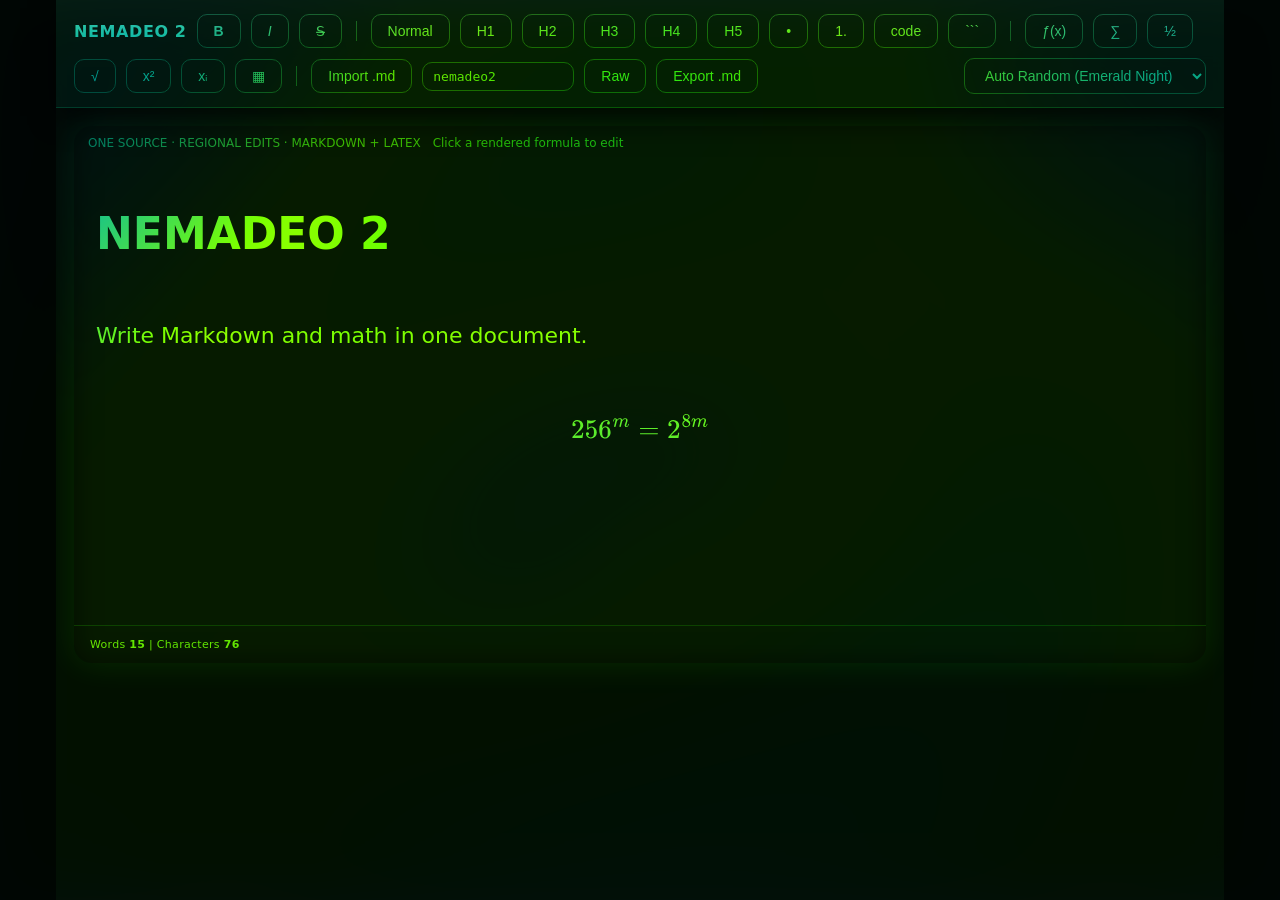
<file: index.html>
<!doctype html>
<html lang="en">
<head>
  <meta charset="utf-8"><meta name="viewport" content="width=device-width, initial-scale=1">
  <title>NEMADEO 2 — Source-first Markdown + Math</title>
  <link rel="stylesheet" href="src/appearance.css">
  <script>window.MathJax={tex:{packages:{'[+]':['noerrors','noundefined']}},svg:{fontCache:'local'},startup:{typeset:false}};</script>
  <script defer src="vendor/mathjax-tex-svg.js"></script>
  <script defer src="src/model.js"></script>
  <script defer src="src/parser.js"></script>
  <script defer src="src/render.js"></script>
  <script defer src="src/app.js"></script>
  <script defer src="src/visuals.js"></script>
</head>
<body>
 <canvas id="plasma-cv"></canvas>
 <div class="frame"><div class="rail"></div><div class="center">
 <div class="topbar">
  <b class="brand">NEMADEO 2</b>
  <button class="btn" data-tool="bold" title="Bold (Ctrl+B)"><b>B</b></button>
  <button class="btn" data-tool="italic" title="Italic (Ctrl+I)"><i>I</i></button>
  <button class="btn" data-tool="strike" title="Strikethrough">S̶</button>
  <span class="separator"></span>
  <button class="btn" data-tool="normal" title="Normal paragraph">Normal</button>
  <button class="btn" data-tool="h1" title="Heading 1">H1</button>
  <button class="btn" data-tool="h2" title="Heading 2">H2</button>
  <button class="btn" data-tool="h3" title="Heading 3">H3</button>
  <button class="btn" data-tool="h4" title="Heading 4">H4</button>
  <button class="btn" data-tool="h5" title="Heading 5">H5</button>
  <button class="btn" data-tool="bullet" title="Bulleted list">•</button>
  <button class="btn" data-tool="number" title="Numbered list">1.</button>
  <button class="btn" data-tool="code" title="Inline code">code</button>
  <button class="btn" data-tool="fence" title="Fenced code block">```</button>
  <span class="separator"></span>
  <button class="btn" data-tool="inlineMath" title="Inline math">ƒ(x)</button>
  <button class="btn" data-tool="blockMath" title="Display math">∑</button>
  <button class="btn" data-tool="fraction" title="Fraction">½</button>
  <button class="btn" data-tool="sqrt" title="Square root">√</button>
  <button class="btn" data-tool="power" title="Power">x²</button>
  <button class="btn" data-tool="subscript" title="Index">xᵢ</button>
  <button class="btn" data-tool="matrix" title="Matrix">▦</button>
  <span class="separator"></span>
  <input id="importInput" type="file" accept=".md,.markdown,text/plain" hidden>
  <button class="btn" id="importBtn" title="Import a Markdown file">Import .md</button>
  <input class="btn filename-input" id="filenameInput" title="Filename used when exporting Markdown" placeholder="filename" spellcheck="false">
  <button class="btn" id="toggleViewBtn" title="Switch between source and formatted editing">Raw</button>
  <button class="btn" id="exportBtn" title="Download the current Markdown source">Export .md</button>
  <select class="btn" id="themeSelect" title="Choose color theme" style="margin-left:auto" aria-label="Color theme">
   <option value="-1">Auto Random</option>
  <option value="0">Cyan / Lime / Magenta</option><option value="1">Aqua / Yellow / Pink</option><option value="2">Mint / Green / Violet</option><option value="3">Lava</option><option value="4">Prismatic</option><option value="5">Synthwave</option><option value="6">Deep Ocean</option><option value="7">Ember / Copper</option><option value="8">Emerald Night</option><option value="9">Amethyst</option><option value="10">Glacier</option><option value="11">Crimson Sunset</option>
  </select>
 </div>
 <div class="wrap"><div class="paper">
  <div class="hint">ONE SOURCE · REGIONAL EDITS · MARKDOWN + LATEX <span class="mode-label">Click a rendered formula to edit</span></div>
  <div id="editor" class="editor" contenteditable="true" spellcheck="false" aria-label="Formatted Markdown editor"></div>
  <textarea id="rawEditor" class="editor-raw" spellcheck="false" aria-label="Raw Markdown source" hidden></textarea>
  <div class="status">Words <b id="wc">0</b> | Characters <b id="cc">0</b> <span id="saveStatus" aria-live="polite"></span></div>
 </div></div>
 </div><div class="rail"></div></div>
 <div id="mathPanel" class="math-panel" hidden role="dialog" aria-label="Edit equation">
  <div class="math-bar" id="mathCommands">
   <strong style="margin-right:8px">Edit LaTeX</strong>
   <button class="btn" data-math-tool="fraction" title="Insert fraction (numerator / denominator)" aria-label="Insert fraction (numerator / denominator)">½</button><button class="btn" data-math-tool="sqrt" title="Insert square root" aria-label="Insert square root">√</button>
   <button class="btn" data-math-tool="power" title="Insert exponent" aria-label="Insert exponent">x²</button><button class="btn" data-math-tool="subscript" title="Insert subscript" aria-label="Insert subscript">xᵢ</button>
   <button class="btn" data-math-tool="sum" title="Insert summation" aria-label="Insert summation">∑</button><button class="btn" data-math-tool="matrix" title="Insert matrix" aria-label="Insert matrix">▦</button>
   <button class="btn" data-math-tool="blockMath" title="Insert boxed expression" aria-label="Insert boxed expression">□</button>
   <button class="btn btn-danger" id="mathDelete" title="Delete entire formula from Markdown (Ctrl+Z to undo)">Delete formula</button>
   <button class="btn" id="mathDone" title="Close formula editor (Esc or Ctrl+Enter)" style="margin-left:auto">Done ✓</button>
  </div>
  <textarea id="mathInput" title="Edit the LaTeX source of this formula" spellcheck="false" aria-label="LaTeX formula source"></textarea>
  <div id="mathPreview" class="math-preview"></div>
  <div id="mathError"></div>
  <div class="tiny-note">Every keystroke changes only this LaTeX region of the Markdown source. Esc to close.</div>
 </div>
</body></html>
</file>
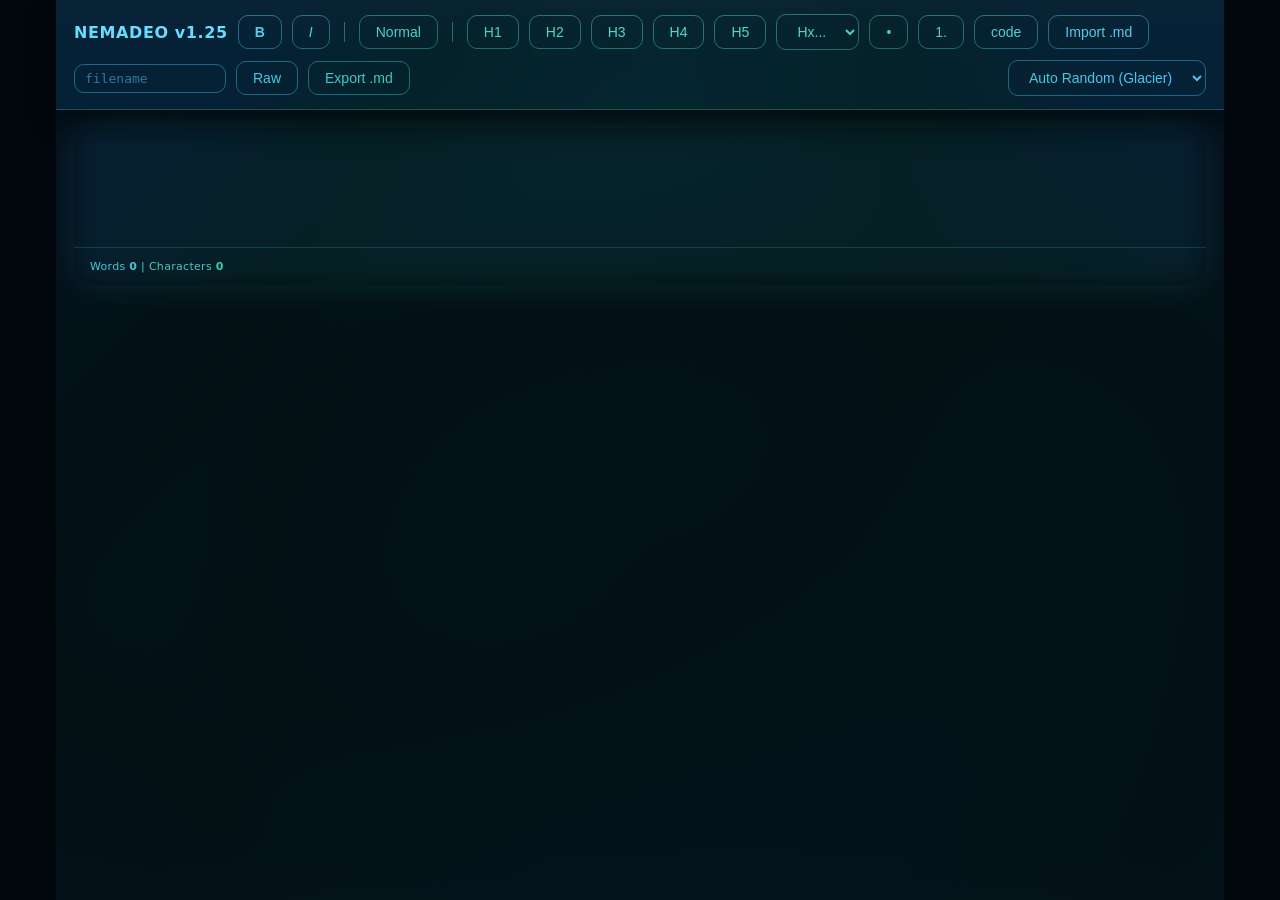
<file: OldV1/index.html>
<!doctype html>
<html lang="en">
<head>
    <meta charset="utf-8">
    <title>NEMADEO - Neon Markdown editor</title>
    <meta name="viewport" content="width=device-width, initial-scale=1">

    <style>
        :root {
            --ink-base: var(--raw-ink);
            --bg-base: #050608;
            --borderW: 56px;
            --radius: 18px;
            --font: system-ui, -apple-system, Segoe UI, Roboto, sans-serif;
            --mono: ui-monospace, Consolas, monospace;
            --neon-a: #00ffff;
            --neon-b: #7cff00;
            --neon-c: #ff4dff;
            --rail-bg: #000000;
            --topbar-bg: #06080a;
            --paper-bg: #080f12;
            --editor-ink: #ffffff;
            --brand-ink: #d6e2e8;
            --chrome-ink: #c9d6dd;
            --ui-border: #58646b;
            --ui-accent: #78ffff;
            --hint-ink: #9adfff;
            --raw-ink: #b7f7ff;
        }

        html, body {
            margin: 0;
            height: 100%;
            font-family: var(--font);
            background: var(--bg-base);
            overflow: hidden;
        }

        .frame {
            height: 100%;
            display: grid;
            grid-template-columns: var(--borderW) 1fr var(--borderW);
        }

        .rail {
            background: var(--rail-bg);
        }

        /* Theme colors fade independently of the canvas palette. */
        html, body, .rail, .topbar, .paper, .btn, .brand, .hint,
        .editor, .editor-raw, .status {
            transition: background-color 1800ms ease, color 1800ms ease,
                        border-color 1800ms ease, box-shadow 1800ms ease;
        }

        .center {
            height: 100%;
            display: flex;
            flex-direction: column;
            min-height: 0;
        }

        .topbar {
            display: flex;
            gap: 10px;
            align-items: center;
            padding: 14px 18px;
            background: var(--topbar-bg);
            color: var(--chrome-ink);
            box-shadow: inset 0 -1px 0 color-mix(in srgb, var(--ui-accent) 25%, transparent), 0 8px 24px rgba(0,0,0,.6);
            flex-wrap: wrap;
            min-width: 0;
        }

        .topbar > * { flex-shrink: 0; }

        .brand {
            font-weight: 700;
            font-size: 16px;
            letter-spacing: .6px;
            color: var(--brand-ink);
        }

        .btn {
            background: transparent;
            border: 1px solid var(--ui-border);
            border-radius: 10px;
            padding: 8px 16px;
            cursor: pointer;
            color: var(--chrome-ink);
            font-size: 14px;
            text-shadow: none;
        }

            .btn:hover {
                border-color: var(--ui-accent);
                color: var(--ui-accent);
            }

        select.btn option {
            background: var(--topbar-bg);
            color: var(--chrome-ink);
        }

        .separator {
            border-left: 1px solid var(--ui-border);
            height: 20px;
            margin: 0 4px;
        }

        .wrap {
            flex: 1;
            overflow: auto;
            padding: 18px;
        }

        .paper {
            border-radius: var(--radius);
            background: var(--paper-bg);
            box-shadow: 0 0 34px color-mix(in srgb, var(--ui-accent) 12%, transparent), inset 0 0 26px rgba(0,0,0,.55);
            position: relative;
        }

        .hint {
            padding: 10px 14px;
            font-size: 12px;
            opacity: .75;
            color: var(--hint-ink);
        }

        /* The original 0% -> 300% loop snapped back on repeat.
           This definition is currently unused, but now closes seamlessly. */
        @keyframes neonFlow {
            0%, 100% { background-position: 0% 50%; }
            50% { background-position: 100% 50%; }
        }

        .editor {
            padding: 20px 22px 40px;
            outline: none;
            line-height: 1.75;
            font-size: 22px;
            color: var(--editor-ink);
            caret-color: var(--raw-ink);
        }

            .editor h1, .editor h2, .editor h3,
            .editor h4, .editor h5, .editor h6 {
                line-height: 1.25;
                margin: .6em 0 .4em;
            }

            .editor h1 {
                font-size: 2em;
            }

            .editor h2 {
                font-size: 1.5em;
            }

            .editor h3 {
                font-size: 1.17em;
            }

            .editor h4 {
                font-size: 1em;
            }

            .editor h5 {
                font-size: 0.83em;
            }

            .editor h6 {
                font-size: 0.67em;
            }

            .editor pre {
                background: rgba(0,0,0,.4);
                padding: 12px;
                border-radius: 10px;
                color: var(--ink-base);
            }

            .editor code {
                font-family: var(--mono);
            }

        .status {
            padding: 12px 16px;
            font-size: 11px;
            letter-spacing: .3px;
            color: var(--chrome-ink);
            border-top: 1px solid color-mix(in srgb, var(--ui-accent) 18%, transparent);
        }

        .filename-input {
            width: 130px;
            padding: 6px 10px;
            font-size: 13px;
            font-family: var(--mono);
        }

            .filename-input::placeholder {
                color: var(--chrome-ink);
            opacity: .55;
            }

        .editor-raw {
            padding: 20px 22px 40px;
            outline: none;
            line-height: 1.6;
            font-size: 15px;
            font-family: var(--mono);
            background: transparent;
            color: var(--raw-ink);
            caret-color: var(--raw-ink);
            white-space: pre-wrap;
            word-break: break-word;
            width: 100%;
            box-sizing: border-box;
            border: none;
            resize: none;
            min-height: 300px;
        }

        ::selection {
            background: color-mix(in srgb, var(--ui-accent) 35%, transparent);
        }

        .storage-warning { color: #ff9b9b; }
        .storage-ok { color: var(--chrome-ink); }

        @media (max-width: 700px) {
            :root { --borderW: 8px; }
            .topbar { gap: 5px; padding: 8px; }
            .topbar .btn { padding: 6px 8px; font-size: 12px; }
            .topbar .brand { width: 100%; }
            .topbar .separator { display: none; }
            .wrap { padding: 8px; }
            .editor, .editor-raw { padding: 14px; }
            .filename-input { width: 100px; }
        }

        /* Plasma canvas overlay - fixed fullscreen */
        #plasma-cv {
            position: fixed;
            top: 0;
            left: 0;
            width: 100vw;
            height: 100vh;
            pointer-events: none;
            z-index: 100;
            mix-blend-mode: multiply;
            filter: blur(28px) saturate(1.8);
            will-change: transform;
        }
    </style>
</head>

<body>
    <canvas id="plasma-cv"></canvas>
    <div class="frame">
        <div class="rail"></div>

        <div class="center">
            <div class="topbar">
                <b class="brand">NEMADEO v1.25</b>
                <button class="btn" data-rich-tool onclick="cmd('bold')"><b>B</b></button>
                <button class="btn" data-rich-tool onclick="cmd('italic')"><i>I</i></button>

                <span class="separator"></span>
                <button class="btn" data-rich-tool onclick="setHeading('p')">Normal</button>
                <span class="separator"></span>

                <button class="btn" data-rich-tool onclick="setHeading('h1')">H1</button>
                <button class="btn" data-rich-tool onclick="setHeading('h2')">H2</button>
                <button class="btn" data-rich-tool onclick="setHeading('h3')">H3</button>
                <button class="btn" data-rich-tool onclick="setHeading('h4')">H4</button>
                <button class="btn" data-rich-tool onclick="setHeading('h5')">H5</button>

                <select class="btn" data-rich-tool onchange="if(this.value){ setHeading(this.value); this.value=''; }">
                    <option value="">Hx...</option>
                    <option value="h6">H6</option>
                </select>

                <button class="btn" data-rich-tool onclick="cmd('insertUnorderedList')">&bull;</button>
                <button class="btn" data-rich-tool onclick="cmd('insertOrderedList')">1.</button>
                <button class="btn" data-rich-tool onclick="insertCodeBlock()">code</button>

                <input id="importInput" type="file" accept=".md,text/markdown,text/plain" style="display:none" onchange="importMD(this)" />
                <button class="btn" onclick="document.getElementById('importInput').click()">Import .md</button>
                <input id="filenameInput" class="btn filename-input" type="text" placeholder="filename" spellcheck="false" />
                <button id="toggleViewBtn" class="btn" onclick="toggleRawView()">Raw</button>
                <button class="btn" onclick="exportMD()">Export .md</button>

                <select class="btn" id="themeSelect" style="margin-left: auto;" aria-label="Color theme" onchange="changeTheme()">
                    <option value="-1">Auto Random</option>
                    <option value="0">Cyan / Lime / Magenta</option>
                    <option value="1">Aqua / Yellow / Pink</option>
                    <option value="2">Mint / Green / Violet</option>
                    <option value="3">Lava</option>
                    <option value="4">Prismatic</option>
                    <option value="5">Synthwave</option>
                    <option value="6">Deep Ocean</option>
                    <option value="7">Ember / Copper</option>
                    <option value="8">Emerald Night</option>
                    <option value="9">Amethyst</option>
                    <option value="10">Glacier</option>
                    <option value="11">Crimson Sunset</option>
                </select>
            </div>

            <div class="wrap">
                <div class="paper">
                    <div class="hint"></div>
                    <div id="editor" class="editor" contenteditable="true" spellcheck="false"></div>

                    <div class="status">
                        Words <b id="wc">0</b> | Characters <b id="cc">0</b>
                        <span id="saveStatus" class="storage-ok" role="status" aria-live="polite"></span>
                    </div>
                </div>
            </div>
        </div>

        <div class="rail"></div>
    </div>

    <script>
        const editor = document.getElementById("editor");
        const wcEl = document.getElementById("wc");
        const ccEl = document.getElementById("cc");

        // The existing v3 key contains HTML. Keep it untouched for migration/recovery.
        const LEGACY_KEY = "neon_writer_md_v3";
        const KEY = "neon_writer_markdown_v4";
        const FILENAME_KEY = "neon_writer_filename";
        const THEME_KEY = "neon_writer_theme";

        function storageGet(key) {
            try { return localStorage.getItem(key); }
            catch (e) { showSaveError(); return null; }
        }

        function storageSet(key, value) {
            try { localStorage.setItem(key, value); return true; }
            catch (e) { showSaveError(); return false; }
        }

        function showSaveError() {
            const indicator = document.getElementById("saveStatus");
            if (indicator) {
                indicator.textContent = " | Save failed: storage unavailable. Export your text!";
                indicator.className = "storage-warning";
            }
        }

        function showSaved() {
            const indicator = document.getElementById("saveStatus");
            if (indicator) {
                indicator.textContent = " | Saved locally";
                indicator.className = "storage-ok";
            }
        }

        // --- Filename input ---

        const filenameInput = document.getElementById("filenameInput");

        const savedFilename = storageGet(FILENAME_KEY);
        if (savedFilename) filenameInput.value = savedFilename;

        filenameInput.addEventListener("input", () => {
            storageSet(FILENAME_KEY, filenameInput.value);
        });

        // --- WYSIWYG commands ---

        function cmd(c, v = null) {
            if (isRawView) return;
            editor.focus();
            if (document.execCommand(c, false, v)) markEditorEdited();
        }

        function setHeading(tag) {
            if (isRawView) return;
            editor.focus();
            const success = document.execCommand("formatBlock", false, tag);

            if (!success && tag.match(/^h\d+$/)) {
                const sel = window.getSelection();
                if (sel.rangeCount) {
                    const range = sel.getRangeAt(0);
                    const el = document.createElement(tag);
                    el.appendChild(range.extractContents());
                    range.insertNode(el);
                }
            }
            markEditorEdited();
        }

        function insertCodeBlock() {
            if (isRawView) return;
            editor.focus();
            const sel = window.getSelection();
            if (!sel.rangeCount) return;

            const range = sel.getRangeAt(0);

            let node = sel.anchorNode;
            while (node && node !== editor) {
                if (node.nodeType === 1 && node.tagName === "PRE") {
                    const fragment = document.createDocumentFragment();
                    while (node.firstChild) fragment.appendChild(node.firstChild);
                    node.parentNode.replaceChild(fragment, node);
                    markEditorEdited();
                    return;
                }
                node = node.parentNode;
            }

            const pre = document.createElement("pre");
            if (!range.collapsed) {
                pre.appendChild(range.cloneContents());
                range.deleteContents();
                range.insertNode(pre);
            } else {
                pre.appendChild(document.createElement("br"));
                range.insertNode(pre);
            }
            placeCursorInside(pre);
            markEditorEdited();
        }

        function placeCursorInside(el) {
            const range = document.createRange();
            const sel = window.getSelection();
            range.selectNodeContents(el);
            range.collapse(true);
            sel.removeAllRanges();
            sel.addRange(range);
        }

        // --- Document state and counting ---
        // Canonical source is always Markdown; WYSIWYG is a projection of it.
        let currentMarkdown = "";
        let formattedDirty = false;
        let isRawView = false;
        let saveTimer = null;

        function getCurrentMarkdown() {
            const raw = document.getElementById("rawEditor");
            if (raw) return raw.value;
            return formattedDirty ? editorToMarkdown() : currentMarkdown;
        }

        function updateCounts() {
            const raw = document.getElementById("rawEditor");
            const t = raw ? raw.value : (editor.innerText || editor.textContent || "");
            wcEl.textContent = t.trim() ? t.trim().split(/\s+/u).length : 0;
            ccEl.textContent = [...t].length;
        }

        function flushSave() {
            clearTimeout(saveTimer);
            saveTimer = null;
            currentMarkdown = getCurrentMarkdown();
            formattedDirty = false;
            if (storageSet(KEY, currentMarkdown)) showSaved();
        }

        function queueSave() {
            clearTimeout(saveTimer);
            saveTimer = setTimeout(flushSave, 300);
        }

        function markEditorEdited() {
            formattedDirty = true;
            updateCounts();
            queueSave();
        }
        editor.addEventListener("input", markEditorEdited);
        document.addEventListener("visibilitychange", () => {
            if (document.visibilityState === "hidden" && saveTimer !== null) flushSave();
        });
        window.addEventListener("pagehide", () => {
            if (saveTimer !== null) flushSave();
        });

        // --- Markdown serialization ---

        function codeFence(content, preferred = "```") {
            const marker = preferred[0] === "~" ? "~" : "`";
            let length = Math.max(3, preferred.length);
            for (const match of content.matchAll(marker === "`" ? /`+/g : /~+/g)) {
                length = Math.max(length, match[0].length + 1);
            }
            return marker.repeat(length);
        }

        function textInside(node) {
            if (node.nodeType === Node.TEXT_NODE) return node.textContent;
            if (node.nodeType !== Node.ELEMENT_NODE) return "";
            if (node.tagName === "BR") return "\n";
            let text = [...node.childNodes].map(textInside).join("");
            if (node.tagName === "DIV" || node.tagName === "P") text += "\n";
            return text;
        }

        function toMarkdown(node) {
            if (node.nodeType === Node.TEXT_NODE) return node.textContent;
            if (node.nodeType !== Node.ELEMENT_NODE) return "";
            const t = node.tagName.toLowerCase();
            if (t === "br") return "  \n";
            if (t === "pre") {
                let code = textInside(node);
                const fence = codeFence(code, node.dataset.fence || "```");
                const lang = node.dataset.lang || "";
                return `${fence}${lang}\n${code}\n${fence}`;
            }
            const c = [...node.childNodes].map(toMarkdown).join("");
            if (t === "b" || t === "strong") return `**${c}**`;
            if (t === "i" || t === "em") return `*${c}*`;
            if (t === "s" || t === "del" || t === "strike") return `~~${c}~~`;
            if (t === "code") {
                const ticks = codeFence(c).slice(0, Math.max(1, ...(c.match(/`+/g) || []).map(v => v.length + 1)));
                return `${ticks}${c}${ticks}`;
            }
            if (t === "a") {
                const href = node.getAttribute("href") || "";
                if (/^(https?:\/\/|mailto:|#|\/)/i.test(href)) return `[${c}](${href})`;
                return c;
            }
            if (/^h[1-6]$/.test(t)) return `${"#".repeat(Number(t[1]))} ${c}`;
            if (t === "li") return c.replace(/\n$/, "");
            if (t === "ul") return [...node.children].filter(n => n.tagName === "LI")
                .map(li => `- ${toMarkdown(li)}`).join("\n");
            if (t === "ol") {
                const start = Number(node.getAttribute("start")) || 1;
                return [...node.children].filter(n => n.tagName === "LI")
                    .map((li, i) => `${start + i}. ${toMarkdown(li)}`).join("\n");
            }
            if (t === "blockquote") return c.split("\n").map(line => `> ${line}`).join("\n");
            if (node.dataset.mdBlank === "1") return "";
            if (t === "div" || t === "p") {
                return c + (node.dataset.mdHardbreak === "1" ? "  " : "");
            }
            return c;
        }

        function editorToMarkdown() {
            const parts = [];
            for (const node of editor.childNodes) {
                if (node.nodeType === Node.TEXT_NODE && !node.textContent) continue;
                parts.push(toMarkdown(node));
            }
            return parts.join("\n");
        }

        // --- Markdown import (all markup is HTML-escaped before rendering) ---

        function escapeHTML(str) {
            return String(str).replace(/&/g, "&amp;").replace(/</g, "&lt;")
                .replace(/>/g, "&gt;").replace(/"/g, "&quot;");
        }

        function inlineMarkdown(text) {
            const tokens = [];
            function hold(html) { tokens.push(html); return `\x01${tokens.length - 1}\x02`; }
            let result = escapeHTML(text);
            result = result.replace(/(`+)([\s\S]*?)\1/g, (_m, _ticks, code) => hold(`<code>${code}</code>`));
            result = result.replace(/\[([^\]\n]+)\]\((https?:\/\/[^\s)"']+|mailto:[^\s)"']+|#[^\s)"']+|\/[^\s)"']+)\)/gi,
                (_m, label, url) => hold(`<a href="${escapeHTML(url)}">${label}</a>`));
            result = result.replace(/\*\*(.+?)\*\*/g, "<strong>$1</strong>")
                .replace(/__(.+?)__/g, "<strong>$1</strong>")
                .replace(/~~(.+?)~~/g, "<del>$1</del>")
                .replace(/(?<!\*)\*([^*\n]+)\*(?!\*)/g, "<em>$1</em>")
                .replace(/(?<!_)_([^_\n]+)_(?!_)/g, "<em>$1</em>");
            return result.replace(/\x01(\d+)\x02/g, (_m, n) => tokens[Number(n)]);
        }

        function markdownToHTML(source) {
            const md = String(source).replace(/\r\n?/g, "\n");
            if (!md.length) return "";
            const lines = md.split("\n");
            const output = [];
            for (let i = 0; i < lines.length; i++) {
                const line = lines[i];
                const fence = line.match(/^ {0,3}(`{3,}|~{3,})([^\r\n]*)$/);
                if (fence) {
                    const marker = fence[1][0];
                    const startFence = fence[1];
                    const lang = fence[2];
                    const codeLines = [];
                    let closed = false;
                    while (++i < lines.length) {
                        const candidate = lines[i].trim();
                        if (candidate.length >= startFence.length &&
                            [...candidate].every(ch => ch === marker)) {
                            closed = true;
                            break;
                        }
                        codeLines.push(lines[i]);
                    }
                    // An unclosed fence stays visible instead of discarding its content.
                    output.push(`<pre data-fence="${startFence}" data-lang="${escapeHTML(lang)}" data-md-unclosed="${closed ? "0" : "1"}"><code>${escapeHTML(codeLines.join("\n"))}</code></pre>`);
                    continue;
                }
                const heading = line.match(/^ {0,3}(#{1,6})[ \t]+(.+)$/);
                if (heading) {
                    const level = heading[1].length;
                    output.push(`<h${level}>${inlineMarkdown(heading[2])}</h${level}>`);
                    continue;
                }
                const list = line.match(/^([-*+]\s+|\d+[.)]\s+)(.*)$/);
                if (list) {
                    const ordered = /^\d/.test(list[1]);
                    const entries = [inlineMarkdown(list[2])];
                    let j = i + 1;
                    while (j < lines.length) {
                        const next = lines[j].match(/^([-*+]\s+|\d+[.)]\s+)(.*)$/);
                        if (!next || /^\d/.test(next[1]) !== ordered) break;
                        entries.push(inlineMarkdown(next[2]));
                        j++;
                    }
                    const tag = ordered ? "ol" : "ul";
                    const initial = ordered ? ` start="${parseInt(list[1], 10)}"` : "";
                    output.push(`<${tag}${initial}>${entries.map(e => `<li>${e}</li>`).join("")}</${tag}>`);
                    i = j - 1;
                    continue;
                }
                if (line.startsWith("> ")) {
                    const quoted = [line.slice(2)];
                    let j = i + 1;
                    while (j < lines.length && lines[j].startsWith("> ")) quoted.push(lines[j++].slice(2));
                    output.push(`<blockquote>${quoted.map(inlineMarkdown).join("<br>")}</blockquote>`);
                    i = j - 1;
                    continue;
                }
                if (!line.length) {
                    output.push('<div data-md-blank="1"><br></div>');
                } else {
                    const hardbreak = line.endsWith("  ");
                    const text = hardbreak ? line.slice(0, -2) : line;
                    output.push(`<div${hardbreak ? ' data-md-hardbreak="1"' : ""}>${inlineMarkdown(text)}</div>`);
                }
            }
            return output.join("");
        }

        function setDocument(md) {
            clearTimeout(saveTimer);
            const text = String(md).replace(/\r\n?/g, "\n");
            currentMarkdown = text;
            formattedDirty = false;
            editor.innerHTML = markdownToHTML(text);
            const raw = document.getElementById("rawEditor");
            if (raw) raw.value = text;
            updateCounts();
            flushSave();
        }

        function importMD(input) {
            const file = input.files[0];
            if (!file) return;
            const reader = new FileReader();
            reader.onload = () => {
                filenameInput.value = file.name.replace(/\.md$/i, "");
                storageSet(FILENAME_KEY, filenameInput.value);
                setDocument(reader.result);
            };
            reader.onerror = () => {
                const indicator = document.getElementById("saveStatus");
                indicator.textContent = " | File could not be read";
                indicator.className = "storage-warning";
            };
            reader.readAsText(file);
            input.value = "";
        }

        // --- Raw / formatted toggle ---

        function setRichToolbarEnabled(enabled) {
            for (const item of document.querySelectorAll("[data-rich-tool]")) {
                item.disabled = !enabled;
            }
        }

        function toggleRawView() {
            const btn = document.getElementById("toggleViewBtn");
            if (!isRawView) {
                const md = getCurrentMarkdown();
                const textarea = document.createElement("textarea");
                textarea.id = "rawEditor";
                textarea.className = "editor-raw";
                textarea.value = md;
                textarea.style.height = Math.max(300, editor.offsetHeight) + "px";
                textarea.addEventListener("input", () => {
                    updateCounts();
                    queueSave();
                });
                editor.style.display = "none";
                editor.parentNode.insertBefore(textarea, editor);
                currentMarkdown = md;
                formattedDirty = false;
                btn.textContent = "Formatted";
                isRawView = true;
                setRichToolbarEnabled(false);
                updateCounts();
            } else {
                const textarea = document.getElementById("rawEditor");
                const md = textarea.value;
                currentMarkdown = md;
                formattedDirty = false;
                editor.innerHTML = markdownToHTML(md);
                textarea.remove();
                editor.style.display = "";
                btn.textContent = "Raw";
                isRawView = false;
                setRichToolbarEnabled(true);
                updateCounts();
                flushSave();
            }
        }

        // --- Export ---

        function exportMD() {
            const md = getCurrentMarkdown();
            flushSave();
            const blob = new Blob([md], { type: "text/markdown;charset=utf-8" });
            const rawName = filenameInput.value.trim() || "neon";
            const filename = rawName.toLowerCase().endsWith(".md") ? rawName : rawName + ".md";
            const a = document.createElement("a");
            const url = URL.createObjectURL(blob);
            a.href = url;
            a.download = filename;
            document.body.appendChild(a);
            a.click();
            a.remove();
            setTimeout(() => URL.revokeObjectURL(url), 1000);
        }

        // Restore v4 Markdown verbatim. Migrate existing v3 HTML without
        // changing/deleting the previous storage value.
        const saved = storageGet(KEY);
        if (saved !== null) {
            currentMarkdown = saved;
        } else {
            const legacyHTML = storageGet(LEGACY_KEY);
            if (legacyHTML) {
                const template = document.createElement("template");
                template.innerHTML = legacyHTML;
                const oldEditor = editor;
                // Serialize inert DOM nodes, never execute imported HTML.
                currentMarkdown = [...template.content.childNodes].map(toMarkdown).join("\n");
                storageSet(KEY, currentMarkdown);
            }
        }
        editor.innerHTML = markdownToHTML(currentMarkdown);
        updateCounts();

        // --- Color themes: the original five plus seven new palettes ---

        // A theme supplies both three plasma colors and accessible UI colors.
        // Theme changes interpolate rather than snapping to new RGB values.
        const THEME_SKINS = {
            cyber: { bg: "#050608", rail: "#000000", bar: "#06080a", paper: "#080f12", ink: "#ffffff", brand: "#d6e2e8", chrome: "#c9d6dd", border: "#58646b", accent: "#78ffff", hint: "#9adfff", raw: "#b7f7ff" },
            aqua: { bg: "#030b12", rail: "#010408", bar: "#051621", paper: "#06131d", ink: "#f7ffff", brand: "#d1f9ff", chrome: "#bbe6ec", border: "#406674", accent: "#36eeff", hint: "#7adfff", raw: "#c0f6ff" },
            mint: { bg: "#040e0c", rail: "#010706", bar: "#071814", paper: "#091b17", ink: "#f3fff8", brand: "#d2ffe1", chrome: "#b3e3ce", border: "#436c60", accent: "#56f5ab", hint: "#82dfbc", raw: "#b9ffe0" },
            lava: { bg: "#100604", rail: "#060100", bar: "#1b0b08", paper: "#190b0a", ink: "#fff4ec", brand: "#ffe0cb", chrome: "#f2c8b4", border: "#8a5245", accent: "#ff9c56", hint: "#ffd08d", raw: "#ffe2b8" },
            prism: { bg: "#0c0710", rail: "#050207", bar: "#170d1c", paper: "#150e1c", ink: "#fff5ff", brand: "#fae1ff", chrome: "#d8c3e5", border: "#69557b", accent: "#ee80f5", hint: "#e5a6fa", raw: "#f4dbff" },
            wave: { bg: "#10051f", rail: "#05000e", bar: "#200e33", paper: "#1c0c2f", ink: "#fff4ff", brand: "#fbd4ff", chrome: "#d9c5f3", border: "#76528d", accent: "#ff75de", hint: "#f4a3fa", raw: "#f5daff" },
            ocean: { bg: "#020c19", rail: "#00040a", bar: "#071728", paper: "#091c2c", ink: "#eefcff", brand: "#cff7ff", chrome: "#b4d6ed", border: "#3d6580", accent: "#3fe3e8", hint: "#7bdbf4", raw: "#cef6ff" },
            copper: { bg: "#130c07", rail: "#050301", bar: "#221508", paper: "#1e160f", ink: "#fff9eb", brand: "#ffe5bb", chrome: "#e8ccaa", border: "#846345", accent: "#ffc36b", hint: "#f1d18f", raw: "#ffecce" },
            emerald: { bg: "#03100b", rail: "#000604", bar: "#082017", paper: "#0a1b14", ink: "#f1fff5", brand: "#ceffe2", chrome: "#b0e6cc", border: "#356d54", accent: "#53f5a1", hint: "#8ce9b6", raw: "#bfffda" },
            amethyst: { bg: "#0d081b", rail: "#04020b", bar: "#1b1030", paper: "#160e27", ink: "#faf2ff", brand: "#e7d6ff", chrome: "#d6c5ef", border: "#655481", accent: "#bd97ff", hint: "#d7bcff", raw: "#eadcff" },
            ice: { bg: "#07131c", rail: "#02070d", bar: "#0c2636", paper: "#102431", ink: "#f5fdff", brand: "#e0faff", chrome: "#c1e5f0", border: "#56798c", accent: "#adf9ff", hint: "#a9ebff", raw: "#e1faff" },
            crimson: { bg: "#16090e", rail: "#070205", bar: "#270f17", paper: "#210e15", ink: "#fff5f5", brand: "#ffe1e7", chrome: "#ecc8cb", border: "#87525d", accent: "#ff8698", hint: "#ffb0a1", raw: "#ffe3df" }
        };

        const NEON_PALETTES = [
            { name: "Cyan / Lime / Magenta", colors: ["#00ffff", "#7cff00", "#ff4dff"], skin: "cyber" },
            { name: "Aqua / Yellow / Pink", colors: ["#00e5ff", "#ffd000", "#ff5cff"], skin: "aqua" },
            { name: "Mint / Green / Violet", colors: ["#4dffff", "#4dff88", "#b84dff"], skin: "mint" },
            { name: "Lava", colors: ["#ff6a00", "#ff0040", "#ffd000"], skin: "lava" },
            { name: "Prismatic", colors: ["#3cfffc", "#c6ff00", "#ff3cf5"], skin: "prism" },
            { name: "Synthwave", colors: ["#ff4fc8", "#865dff", "#32c5ff"], skin: "wave" },
            { name: "Deep Ocean", colors: ["#02d6df", "#0b69ff", "#55f0ac"], skin: "ocean" },
            { name: "Ember / Copper", colors: ["#ffb547", "#ff4b28", "#d94dff"], skin: "copper" },
            { name: "Emerald Night", colors: ["#2cff9a", "#c8ff5a", "#12a0a3"], skin: "emerald" },
            { name: "Amethyst", colors: ["#b58aff", "#ff7bcf", "#637bff"], skin: "amethyst" },
            { name: "Glacier", colors: ["#dcffff", "#83c5ff", "#6ffff0"], skin: "ice" },
            { name: "Crimson Sunset", colors: ["#ff335f", "#ff865e", "#ffdd80"], skin: "crimson" }
        ];

        const PALETTE_TRANSITION_MS = 1800;
        const THEME_CSS_PROPERTIES = {
            bg: "--bg-base", rail: "--rail-bg", bar: "--topbar-bg",
            paper: "--paper-bg", ink: "--editor-ink", brand: "--brand-ink",
            chrome: "--chrome-ink", border: "--ui-border", accent: "--ui-accent",
            hint: "--hint-ink", raw: "--raw-ink"
        };

        function hexToRgb(hex) {
            const n = hex.replace("#", "");
            return [0, 2, 4].map(i => parseInt(n.slice(i, i + 2), 16) / 255);
        }

        let paletteFrom = NEON_PALETTES[0].colors.map(hexToRgb);
        let paletteTo = NEON_PALETTES[0].colors.map(hexToRgb);
        let paletteTransitionStart = -PALETTE_TRANSITION_MS;
        let themeTimer = null;
        let activeThemeIndex = 0;

        function plasmaColorsAt(now) {
            const progress = Math.max(0, Math.min(1, (now - paletteTransitionStart) / PALETTE_TRANSITION_MS));
            const eased = progress * progress * (3 - 2 * progress);
            return paletteFrom.map((a, i) => a.map((component, j) => component + (paletteTo[i][j] - component) * eased));
        }

        function applyPalette(idx) {
            if (!Number.isInteger(idx) || idx < 0 || idx >= NEON_PALETTES.length) return;
            const now = performance.now();
            // Sample the actual current colors before scheduling a new fade:
            // even fast/manual theme changes cannot create a discontinuity.
            paletteFrom = plasmaColorsAt(now);
            paletteTo = NEON_PALETTES[idx].colors.map(hexToRgb);
            paletteTransitionStart = now;
            activeThemeIndex = idx;

            const root = document.documentElement.style;
            const theme = NEON_PALETTES[idx];
            theme.colors.forEach((color, i) => root.setProperty(["--neon-a", "--neon-b", "--neon-c"][i], color));
            const skin = THEME_SKINS[theme.skin];
            for (const key of Object.keys(THEME_CSS_PROPERTIES)) {
                root.setProperty(THEME_CSS_PROPERTIES[key], skin[key]);
            }
        }

        function shuffleNeonPalette() {
            // Exclude the current palette, so each automatic change is visible.
            const other = Math.floor(Math.random() * (NEON_PALETTES.length - 1));
            const idx = other >= activeThemeIndex ? other + 1 : other;
            applyPalette(idx);
            const sel = document.getElementById("themeSelect");
            if (sel && sel.value === "-1") {
                sel.options[0].text = "Auto Random (" + NEON_PALETTES[idx].name + ")";
            }
        }

        function scheduleAutoTheme() {
            clearTimeout(themeTimer);
            themeTimer = setTimeout(() => {
                shuffleNeonPalette();
                scheduleAutoTheme();
            }, 90000 + Math.random() * 60000);
        }

        function startAutoTheme() {
            clearTimeout(themeTimer);
            shuffleNeonPalette();
            scheduleAutoTheme();
        }

        function changeTheme(saveChoice = true) {
            const sel = document.getElementById("themeSelect");
            const val = Number(sel.value);
            if (val === -1) {
                startAutoTheme();
            } else if (Number.isInteger(val) && val >= 0 && val < NEON_PALETTES.length) {
                clearTimeout(themeTimer);
                themeTimer = null;
                sel.options[0].text = "Auto Random";
                applyPalette(val);
            } else {
                return;
            }
            if (saveChoice) storageSet(THEME_KEY, String(val));
        }

        const selectedTheme = storageGet(THEME_KEY);
        if (selectedTheme !== null && [...document.getElementById("themeSelect").options].some(option => option.value === selectedTheme)) {
            document.getElementById("themeSelect").value = selectedTheme;
        }
        changeTheme(false);

        // --- Keyboard shortcuts ---

        document.addEventListener("keydown", (e) => {
            if (e.ctrlKey && e.key === "s") {
                e.preventDefault();
                e.stopPropagation();
                exportMD();
            }
        }, true);

        editor.addEventListener("keydown", (e) => {
            if (e.key === "Tab") {
                e.preventDefault();
                e.stopPropagation();
                document.execCommand("insertHTML", false, "&#160;&#160;&#160;&#160;");
            }
        }, true);

        // --- Plasma Canvas ---

        const plasmaCv = document.getElementById("plasma-cv");
        const plasmaCtx = plasmaCv.getContext("2d");
        const DPR = window.devicePixelRatio || 1;

        // Low-res offscreen buffer
        const PW = 140, PH = 100;
        const offCv = document.createElement("canvas");
        offCv.width = PW;
        offCv.height = PH;
        const offCtx = offCv.getContext("2d");
        const imgData = offCtx.createImageData(PW, PH);
        const px = imgData.data;

        let plasmaT = 0;

        // All four wave speeds (1, 0.6, 0.8, 1.2) complete an integer
        // number of cycles over 10*PI. Wrapping there is seam-free.
        const PLASMA_PERIOD = 10 * Math.PI;

        function drawPlasma() {
            const cols = plasmaColorsAt(performance.now());
            for (let y = 0; y < PH; y++) {
                for (let x = 0; x < PW; x++) {
                    const nx = x / PW, ny = y / PH;
                    const v =
                        Math.sin(nx * 7 + plasmaT * 1.0) * 0.25 +
                        Math.sin(ny * 5 + plasmaT * 0.6) * 0.25 +
                        Math.sin((nx + ny) * 8 + plasmaT * 0.8) * 0.20 +
                        Math.sin(Math.sqrt((nx - .5) ** 2 + (ny - .5) ** 2) * 11 + plasmaT * 1.2) * 0.30;

                    // blend between the 3 neon palette colours
                    const nv = v * 0.5 + 0.5; // 0..1
                    const seg = nv * 2; // 0..2
                    let r, g, b;
                    if (seg < 1) {
                        r = cols[0][0] * (1 - seg) + cols[1][0] * seg;
                        g = cols[0][1] * (1 - seg) + cols[1][1] * seg;
                        b = cols[0][2] * (1 - seg) + cols[1][2] * seg;
                    } else {
                        const s2 = seg - 1;
                        r = cols[1][0] * (1 - s2) + cols[2][0] * s2;
                        g = cols[1][1] * (1 - s2) + cols[2][1] * s2;
                        b = cols[1][2] * (1 - s2) + cols[2][2] * s2;
                    }

                    const i = (y * PW + x) * 4;
                    px[i] = r * 255 | 0;
                    px[i + 1] = g * 255 | 0;
                    px[i + 2] = b * 255 | 0;
                    px[i + 3] = 255;
                }
            }
            offCtx.putImageData(imgData, 0, 0);
        }

        function resizePlasma() {
            plasmaCv.width = window.innerWidth * DPR;
            plasmaCv.height = window.innerHeight * DPR;
            plasmaCv.style.width = window.innerWidth + "px";
            plasmaCv.style.height = window.innerHeight + "px";
            plasmaCtx.setTransform(1, 0, 0, 1, 0, 0);
            plasmaCtx.scale(DPR, DPR);
        }
        resizePlasma();
        window.addEventListener("resize", resizePlasma);

        function renderPlasma() {
            const W = plasmaCv.width / DPR;
            const H = plasmaCv.height / DPR;

            const scrollY = window.scrollY || document.documentElement.scrollTop;

            // No ctx.filter blur — blur is done via CSS on the element itself (GPU composite, free)
            // Just draw the low-res offscreen scaled up; CSS blur handles the softness
            plasmaCtx.fillStyle = "#000";
            plasmaCtx.fillRect(0, 0, W, H);

            const tileH = H + 200;
            const offsetY = -(scrollY * 0.4) % tileH;
            plasmaCtx.drawImage(offCv, 0, offsetY, W, tileH);
            if (offsetY > -200) plasmaCtx.drawImage(offCv, 0, offsetY - tileH, W, tileH);

            // second pass at lower opacity, different scroll speed — no filter needed
            plasmaCtx.globalAlpha = 0.28;
            const offsetY2 = -(scrollY * 0.25) % tileH;
            plasmaCtx.drawImage(offCv, 0, offsetY2, W, tileH);
            plasmaCtx.globalAlpha = 1.0;
        }

        // Plasma runs on its own interval — completely decoupled from rAF
        // so typing/input never competes with plasma rendering
        setInterval(() => {
            plasmaT = (plasmaT + 0.06) % PLASMA_PERIOD;
            drawPlasma();
            renderPlasma();
        }, 100); // 10fps = 100ms

        // Scroll: only re-render (no redraw of plasma math, just reposition)
        document.querySelector(".wrap").addEventListener("scroll", renderPlasma, { passive: true });

    </script>
</body>
</html>
</file>
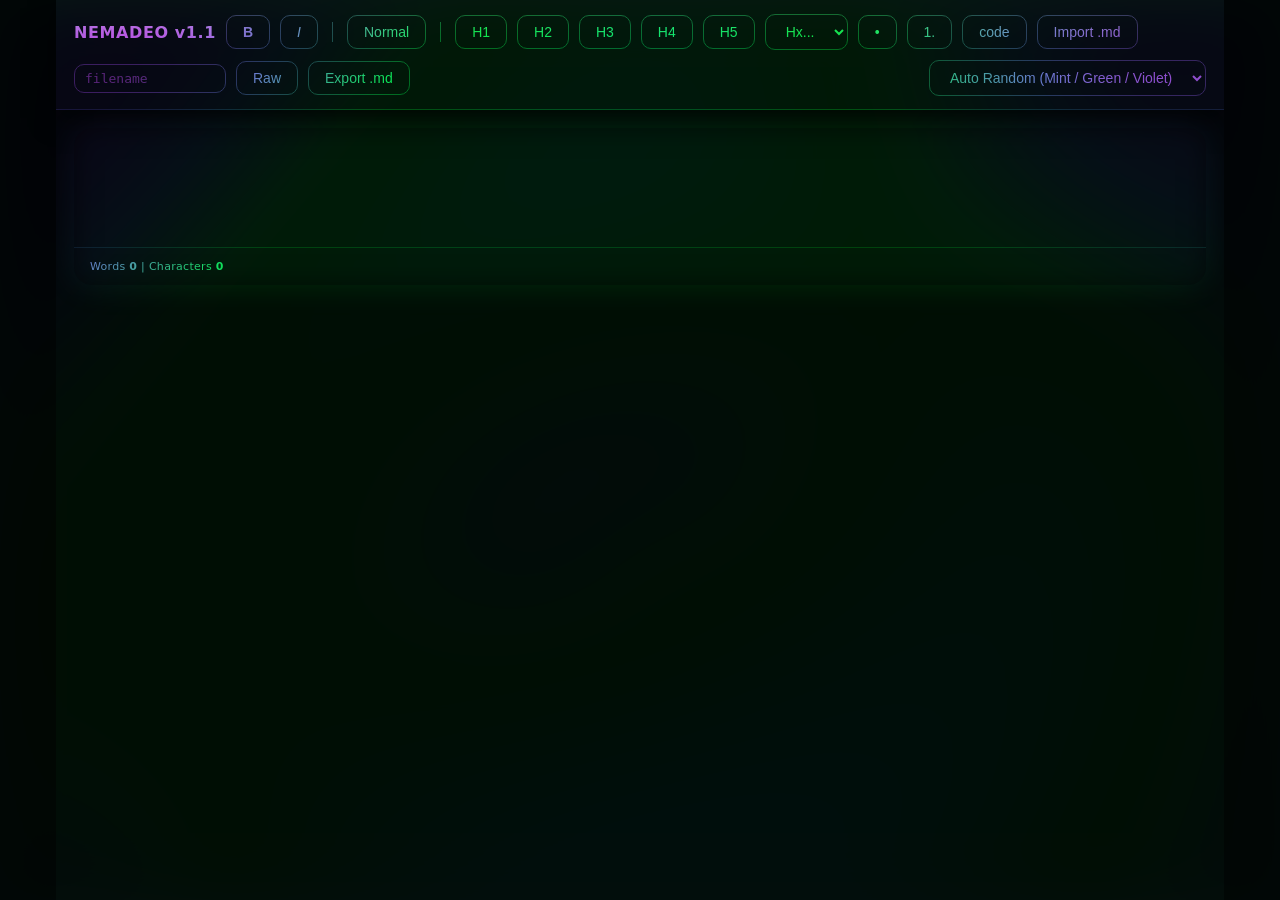
<file: legacy/v1-index.html>
<!doctype html>
<html lang="en">
<head>
    <meta charset="utf-8">
    <title>NEMADEO - Neon Markdown editor</title>
    <meta name="viewport" content="width=device-width, initial-scale=1">

    <style>
        :root {
            --ink-base: var(--raw-ink);
            --bg-base: #050608;
            --borderW: 56px;
            --radius: 18px;
            --font: system-ui, -apple-system, Segoe UI, Roboto, sans-serif;
            --mono: ui-monospace, Consolas, monospace;
            --neon-a: #00ffff;
            --neon-b: #7cff00;
            --neon-c: #ff4dff;
            --rail-bg: #000000;
            --topbar-bg: #06080a;
            --paper-bg: #080f12;
            --editor-ink: #ffffff;
            --brand-ink: #d6e2e8;
            --chrome-ink: #c9d6dd;
            --ui-border: #58646b;
            --ui-accent: #78ffff;
            --hint-ink: #9adfff;
            --raw-ink: #b7f7ff;
        }

        html, body {
            margin: 0;
            height: 100%;
            font-family: var(--font);
            background: var(--bg-base);
            overflow: hidden;
        }

        .frame {
            height: 100%;
            display: grid;
            grid-template-columns: var(--borderW) 1fr var(--borderW);
        }

        .rail {
            background: var(--rail-bg);
        }

        /* Theme colors fade independently of the canvas palette. */
        html, body, .rail, .topbar, .paper, .btn, .brand, .hint,
        .editor, .editor-raw, .status {
            transition: background-color 1800ms ease, color 1800ms ease,
                        border-color 1800ms ease, box-shadow 1800ms ease;
        }

        .center {
            height: 100%;
            display: flex;
            flex-direction: column;
            min-height: 0;
        }

        .topbar {
            display: flex;
            gap: 10px;
            align-items: center;
            padding: 14px 18px;
            background: var(--topbar-bg);
            color: var(--chrome-ink);
            box-shadow: inset 0 -1px 0 color-mix(in srgb, var(--ui-accent) 25%, transparent), 0 8px 24px rgba(0,0,0,.6);
            flex-wrap: wrap;
            min-width: 0;
        }

        .topbar > * { flex-shrink: 0; }

        .brand {
            font-weight: 700;
            font-size: 16px;
            letter-spacing: .6px;
            color: var(--brand-ink);
        }

        .btn {
            background: transparent;
            border: 1px solid var(--ui-border);
            border-radius: 10px;
            padding: 8px 16px;
            cursor: pointer;
            color: var(--chrome-ink);
            font-size: 14px;
            text-shadow: none;
        }

            .btn:hover {
                border-color: var(--ui-accent);
                color: var(--ui-accent);
            }

        select.btn option {
            background: var(--topbar-bg);
            color: var(--chrome-ink);
        }

        .separator {
            border-left: 1px solid var(--ui-border);
            height: 20px;
            margin: 0 4px;
        }

        .wrap {
            flex: 1;
            overflow: auto;
            padding: 18px;
        }

        .paper {
            border-radius: var(--radius);
            background: var(--paper-bg);
            box-shadow: 0 0 34px color-mix(in srgb, var(--ui-accent) 12%, transparent), inset 0 0 26px rgba(0,0,0,.55);
            position: relative;
        }

        .hint {
            padding: 10px 14px;
            font-size: 12px;
            opacity: .75;
            color: var(--hint-ink);
        }

        /* The original 0% -> 300% loop snapped back on repeat.
           This definition is currently unused, but now closes seamlessly. */
        @keyframes neonFlow {
            0%, 100% { background-position: 0% 50%; }
            50% { background-position: 100% 50%; }
        }

        .editor {
            padding: 20px 22px 40px;
            outline: none;
            line-height: 1.75;
            font-size: 22px;
            color: var(--editor-ink);
            caret-color: var(--raw-ink);
        }

            .editor h1, .editor h2, .editor h3,
            .editor h4, .editor h5, .editor h6 {
                line-height: 1.25;
                margin: .6em 0 .4em;
            }

            .editor h1 {
                font-size: 2em;
            }

            .editor h2 {
                font-size: 1.5em;
            }

            .editor h3 {
                font-size: 1.17em;
            }

            .editor h4 {
                font-size: 1em;
            }

            .editor h5 {
                font-size: 0.83em;
            }

            .editor h6 {
                font-size: 0.67em;
            }

            .editor pre {
                background: rgba(0,0,0,.4);
                padding: 12px;
                border-radius: 10px;
                color: var(--ink-base);
            }

            .editor code {
                font-family: var(--mono);
            }

        .status {
            padding: 12px 16px;
            font-size: 11px;
            letter-spacing: .3px;
            color: var(--chrome-ink);
            border-top: 1px solid color-mix(in srgb, var(--ui-accent) 18%, transparent);
        }

        .filename-input {
            width: 130px;
            padding: 6px 10px;
            font-size: 13px;
            font-family: var(--mono);
        }

            .filename-input::placeholder {
                color: var(--chrome-ink);
            opacity: .55;
            }

        .editor-raw {
            padding: 20px 22px 40px;
            outline: none;
            line-height: 1.6;
            font-size: 15px;
            font-family: var(--mono);
            background: transparent;
            color: var(--raw-ink);
            caret-color: var(--raw-ink);
            white-space: pre-wrap;
            word-break: break-word;
            width: 100%;
            box-sizing: border-box;
            border: none;
            resize: none;
            min-height: 300px;
        }

        ::selection {
            background: color-mix(in srgb, var(--ui-accent) 35%, transparent);
        }

        .storage-warning { color: #ff9b9b; }
        .storage-ok { color: var(--chrome-ink); }

        @media (max-width: 700px) {
            :root { --borderW: 8px; }
            .topbar { gap: 5px; padding: 8px; }
            .topbar .btn { padding: 6px 8px; font-size: 12px; }
            .topbar .brand { width: 100%; }
            .topbar .separator { display: none; }
            .wrap { padding: 8px; }
            .editor, .editor-raw { padding: 14px; }
            .filename-input { width: 100px; }
        }

        /* Plasma canvas overlay - fixed fullscreen */
        #plasma-cv {
            position: fixed;
            top: 0;
            left: 0;
            width: 100vw;
            height: 100vh;
            pointer-events: none;
            z-index: 100;
            mix-blend-mode: multiply;
            filter: blur(28px) saturate(1.8);
            will-change: transform;
        }
    </style>
</head>

<body>
    <canvas id="plasma-cv"></canvas>
    <div class="frame">
        <div class="rail"></div>

        <div class="center">
            <div class="topbar">
                <b class="brand">NEMADEO v1.1</b>
                <button class="btn" data-rich-tool onclick="cmd('bold')"><b>B</b></button>
                <button class="btn" data-rich-tool onclick="cmd('italic')"><i>I</i></button>

                <span class="separator"></span>
                <button class="btn" data-rich-tool onclick="setHeading('p')">Normal</button>
                <span class="separator"></span>

                <button class="btn" data-rich-tool onclick="setHeading('h1')">H1</button>
                <button class="btn" data-rich-tool onclick="setHeading('h2')">H2</button>
                <button class="btn" data-rich-tool onclick="setHeading('h3')">H3</button>
                <button class="btn" data-rich-tool onclick="setHeading('h4')">H4</button>
                <button class="btn" data-rich-tool onclick="setHeading('h5')">H5</button>

                <select class="btn" data-rich-tool onchange="if(this.value){ setHeading(this.value); this.value=''; }">
                    <option value="">Hx...</option>
                    <option value="h6">H6</option>
                </select>

                <button class="btn" data-rich-tool onclick="cmd('insertUnorderedList')">&bull;</button>
                <button class="btn" data-rich-tool onclick="cmd('insertOrderedList')">1.</button>
                <button class="btn" data-rich-tool onclick="insertCodeBlock()">code</button>

                <input id="importInput" type="file" accept=".md,text/markdown,text/plain" style="display:none" onchange="importMD(this)" />
                <button class="btn" onclick="document.getElementById('importInput').click()">Import .md</button>
                <input id="filenameInput" class="btn filename-input" type="text" placeholder="filename" spellcheck="false" />
                <button id="toggleViewBtn" class="btn" onclick="toggleRawView()">Raw</button>
                <button class="btn" onclick="exportMD()">Export .md</button>

                <select class="btn" id="themeSelect" style="margin-left: auto;" aria-label="Color theme" onchange="changeTheme()">
                    <option value="-1">Auto Random</option>
                    <option value="0">Cyan / Lime / Magenta</option>
                    <option value="1">Aqua / Yellow / Pink</option>
                    <option value="2">Mint / Green / Violet</option>
                    <option value="3">Lava</option>
                    <option value="4">Prismatic</option>
                    <option value="5">Synthwave</option>
                    <option value="6">Deep Ocean</option>
                    <option value="7">Ember / Copper</option>
                    <option value="8">Emerald Night</option>
                    <option value="9">Amethyst</option>
                    <option value="10">Glacier</option>
                    <option value="11">Crimson Sunset</option>
                </select>
            </div>

            <div class="wrap">
                <div class="paper">
                    <div class="hint"></div>
                    <div id="editor" class="editor" contenteditable="true" spellcheck="false"></div>

                    <div class="status">
                        Words <b id="wc">0</b> | Characters <b id="cc">0</b>
                        <span id="saveStatus" class="storage-ok" role="status" aria-live="polite"></span>
                    </div>
                </div>
            </div>
        </div>

        <div class="rail"></div>
    </div>

    <script>
        const editor = document.getElementById("editor");
        const wcEl = document.getElementById("wc");
        const ccEl = document.getElementById("cc");

        // The existing v3 key contains HTML. Keep it untouched for migration/recovery.
        const LEGACY_KEY = "neon_writer_md_v3";
        const KEY = "neon_writer_markdown_v4";
        const FILENAME_KEY = "neon_writer_filename";
        const THEME_KEY = "neon_writer_theme";

        function storageGet(key) {
            try { return localStorage.getItem(key); }
            catch (e) { showSaveError(); return null; }
        }

        function storageSet(key, value) {
            try { localStorage.setItem(key, value); return true; }
            catch (e) { showSaveError(); return false; }
        }

        function showSaveError() {
            const indicator = document.getElementById("saveStatus");
            if (indicator) {
                indicator.textContent = " | Save failed: storage unavailable. Export your text!";
                indicator.className = "storage-warning";
            }
        }

        function showSaved() {
            const indicator = document.getElementById("saveStatus");
            if (indicator) {
                indicator.textContent = " | Saved locally";
                indicator.className = "storage-ok";
            }
        }

        // --- Filename input ---

        const filenameInput = document.getElementById("filenameInput");

        const savedFilename = storageGet(FILENAME_KEY);
        if (savedFilename) filenameInput.value = savedFilename;

        filenameInput.addEventListener("input", () => {
            storageSet(FILENAME_KEY, filenameInput.value);
        });

        // --- WYSIWYG commands ---

        function cmd(c, v = null) {
            if (isRawView) return;
            editor.focus();
            if (document.execCommand(c, false, v)) markEditorEdited();
        }

        function setHeading(tag) {
            if (isRawView) return;
            editor.focus();
            const success = document.execCommand("formatBlock", false, tag);

            if (!success && tag.match(/^h\d+$/)) {
                const sel = window.getSelection();
                if (sel.rangeCount) {
                    const range = sel.getRangeAt(0);
                    const el = document.createElement(tag);
                    el.appendChild(range.extractContents());
                    range.insertNode(el);
                }
            }
            markEditorEdited();
        }

        function insertCodeBlock() {
            if (isRawView) return;
            editor.focus();
            const sel = window.getSelection();
            if (!sel.rangeCount) return;

            const range = sel.getRangeAt(0);

            let node = sel.anchorNode;
            while (node && node !== editor) {
                if (node.nodeType === 1 && node.tagName === "PRE") {
                    const fragment = document.createDocumentFragment();
                    while (node.firstChild) fragment.appendChild(node.firstChild);
                    node.parentNode.replaceChild(fragment, node);
                    markEditorEdited();
                    return;
                }
                node = node.parentNode;
            }

            const pre = document.createElement("pre");
            if (!range.collapsed) {
                pre.appendChild(range.cloneContents());
                range.deleteContents();
                range.insertNode(pre);
            } else {
                pre.appendChild(document.createElement("br"));
                range.insertNode(pre);
            }
            placeCursorInside(pre);
            markEditorEdited();
        }

        function placeCursorInside(el) {
            const range = document.createRange();
            const sel = window.getSelection();
            range.selectNodeContents(el);
            range.collapse(true);
            sel.removeAllRanges();
            sel.addRange(range);
        }

        // --- Document state and counting ---
        // Canonical source is always Markdown; WYSIWYG is a projection of it.
        let currentMarkdown = "";
        let formattedDirty = false;
        let isRawView = false;
        let saveTimer = null;

        function getCurrentMarkdown() {
            const raw = document.getElementById("rawEditor");
            if (raw) return raw.value;
            return formattedDirty ? editorToMarkdown() : currentMarkdown;
        }

        function updateCounts() {
            const raw = document.getElementById("rawEditor");
            const t = raw ? raw.value : (editor.innerText || editor.textContent || "");
            wcEl.textContent = t.trim() ? t.trim().split(/\s+/u).length : 0;
            ccEl.textContent = [...t].length;
        }

        function flushSave() {
            clearTimeout(saveTimer);
            saveTimer = null;
            currentMarkdown = getCurrentMarkdown();
            formattedDirty = false;
            if (storageSet(KEY, currentMarkdown)) showSaved();
        }

        function queueSave() {
            clearTimeout(saveTimer);
            saveTimer = setTimeout(flushSave, 300);
        }

        function markEditorEdited() {
            formattedDirty = true;
            updateCounts();
            queueSave();
        }
        editor.addEventListener("input", markEditorEdited);
        document.addEventListener("visibilitychange", () => {
            if (document.visibilityState === "hidden" && saveTimer !== null) flushSave();
        });
        window.addEventListener("pagehide", () => {
            if (saveTimer !== null) flushSave();
        });

        // --- Markdown serialization ---

        function codeFence(content, preferred = "```") {
            const marker = preferred[0] === "~" ? "~" : "`";
            let length = Math.max(3, preferred.length);
            for (const match of content.matchAll(marker === "`" ? /`+/g : /~+/g)) {
                length = Math.max(length, match[0].length + 1);
            }
            return marker.repeat(length);
        }

        function textInside(node) {
            if (node.nodeType === Node.TEXT_NODE) return node.textContent;
            if (node.nodeType !== Node.ELEMENT_NODE) return "";
            if (node.tagName === "BR") return "\n";
            let text = [...node.childNodes].map(textInside).join("");
            if (node.tagName === "DIV" || node.tagName === "P") text += "\n";
            return text;
        }

        function toMarkdown(node) {
            if (node.nodeType === Node.TEXT_NODE) return node.textContent;
            if (node.nodeType !== Node.ELEMENT_NODE) return "";
            const t = node.tagName.toLowerCase();
            if (t === "br") return "  \n";
            if (t === "pre") {
                let code = textInside(node);
                const fence = codeFence(code, node.dataset.fence || "```");
                const lang = node.dataset.lang || "";
                return `${fence}${lang}\n${code}\n${fence}`;
            }
            const c = [...node.childNodes].map(toMarkdown).join("");
            if (t === "b" || t === "strong") return `**${c}**`;
            if (t === "i" || t === "em") return `*${c}*`;
            if (t === "s" || t === "del" || t === "strike") return `~~${c}~~`;
            if (t === "code") {
                const ticks = codeFence(c).slice(0, Math.max(1, ...(c.match(/`+/g) || []).map(v => v.length + 1)));
                return `${ticks}${c}${ticks}`;
            }
            if (t === "a") {
                const href = node.getAttribute("href") || "";
                if (/^(https?:\/\/|mailto:|#|\/)/i.test(href)) return `[${c}](${href})`;
                return c;
            }
            if (/^h[1-6]$/.test(t)) return `${"#".repeat(Number(t[1]))} ${c}`;
            if (t === "li") return c.replace(/\n$/, "");
            if (t === "ul") return [...node.children].filter(n => n.tagName === "LI")
                .map(li => `- ${toMarkdown(li)}`).join("\n");
            if (t === "ol") {
                const start = Number(node.getAttribute("start")) || 1;
                return [...node.children].filter(n => n.tagName === "LI")
                    .map((li, i) => `${start + i}. ${toMarkdown(li)}`).join("\n");
            }
            if (t === "blockquote") return c.split("\n").map(line => `> ${line}`).join("\n");
            if (node.dataset.mdBlank === "1") return "";
            if (t === "div" || t === "p") {
                return c + (node.dataset.mdHardbreak === "1" ? "  " : "");
            }
            return c;
        }

        function editorToMarkdown() {
            const parts = [];
            for (const node of editor.childNodes) {
                if (node.nodeType === Node.TEXT_NODE && !node.textContent) continue;
                parts.push(toMarkdown(node));
            }
            return parts.join("\n");
        }

        // --- Markdown import (all markup is HTML-escaped before rendering) ---

        function escapeHTML(str) {
            return String(str).replace(/&/g, "&amp;").replace(/</g, "&lt;")
                .replace(/>/g, "&gt;").replace(/"/g, "&quot;");
        }

        function inlineMarkdown(text) {
            const tokens = [];
            function hold(html) { tokens.push(html); return `\x01${tokens.length - 1}\x02`; }
            let result = escapeHTML(text);
            result = result.replace(/(`+)([\s\S]*?)\1/g, (_m, _ticks, code) => hold(`<code>${code}</code>`));
            result = result.replace(/\[([^\]\n]+)\]\((https?:\/\/[^\s)"']+|mailto:[^\s)"']+|#[^\s)"']+|\/[^\s)"']+)\)/gi,
                (_m, label, url) => hold(`<a href="${escapeHTML(url)}">${label}</a>`));
            result = result.replace(/\*\*(.+?)\*\*/g, "<strong>$1</strong>")
                .replace(/__(.+?)__/g, "<strong>$1</strong>")
                .replace(/~~(.+?)~~/g, "<del>$1</del>")
                .replace(/(?<!\*)\*([^*\n]+)\*(?!\*)/g, "<em>$1</em>")
                .replace(/(?<!_)_([^_\n]+)_(?!_)/g, "<em>$1</em>");
            return result.replace(/\x01(\d+)\x02/g, (_m, n) => tokens[Number(n)]);
        }

        function markdownToHTML(source) {
            const md = String(source).replace(/\r\n?/g, "\n");
            if (!md.length) return "";
            const lines = md.split("\n");
            const output = [];
            for (let i = 0; i < lines.length; i++) {
                const line = lines[i];
                const fence = line.match(/^ {0,3}(`{3,}|~{3,})([^\r\n]*)$/);
                if (fence) {
                    const marker = fence[1][0];
                    const startFence = fence[1];
                    const lang = fence[2];
                    const codeLines = [];
                    let closed = false;
                    while (++i < lines.length) {
                        const candidate = lines[i].trim();
                        if (candidate.length >= startFence.length &&
                            [...candidate].every(ch => ch === marker)) {
                            closed = true;
                            break;
                        }
                        codeLines.push(lines[i]);
                    }
                    // An unclosed fence stays visible instead of discarding its content.
                    output.push(`<pre data-fence="${startFence}" data-lang="${escapeHTML(lang)}" data-md-unclosed="${closed ? "0" : "1"}"><code>${escapeHTML(codeLines.join("\n"))}</code></pre>`);
                    continue;
                }
                const heading = line.match(/^ {0,3}(#{1,6})[ \t]+(.+)$/);
                if (heading) {
                    const level = heading[1].length;
                    output.push(`<h${level}>${inlineMarkdown(heading[2])}</h${level}>`);
                    continue;
                }
                const list = line.match(/^([-*+]\s+|\d+[.)]\s+)(.*)$/);
                if (list) {
                    const ordered = /^\d/.test(list[1]);
                    const entries = [inlineMarkdown(list[2])];
                    let j = i + 1;
                    while (j < lines.length) {
                        const next = lines[j].match(/^([-*+]\s+|\d+[.)]\s+)(.*)$/);
                        if (!next || /^\d/.test(next[1]) !== ordered) break;
                        entries.push(inlineMarkdown(next[2]));
                        j++;
                    }
                    const tag = ordered ? "ol" : "ul";
                    const initial = ordered ? ` start="${parseInt(list[1], 10)}"` : "";
                    output.push(`<${tag}${initial}>${entries.map(e => `<li>${e}</li>`).join("")}</${tag}>`);
                    i = j - 1;
                    continue;
                }
                if (line.startsWith("> ")) {
                    const quoted = [line.slice(2)];
                    let j = i + 1;
                    while (j < lines.length && lines[j].startsWith("> ")) quoted.push(lines[j++].slice(2));
                    output.push(`<blockquote>${quoted.map(inlineMarkdown).join("<br>")}</blockquote>`);
                    i = j - 1;
                    continue;
                }
                if (!line.length) {
                    output.push('<div data-md-blank="1"><br></div>');
                } else {
                    const hardbreak = line.endsWith("  ");
                    const text = hardbreak ? line.slice(0, -2) : line;
                    output.push(`<div${hardbreak ? ' data-md-hardbreak="1"' : ""}>${inlineMarkdown(text)}</div>`);
                }
            }
            return output.join("");
        }

        function setDocument(md) {
            clearTimeout(saveTimer);
            const text = String(md).replace(/\r\n?/g, "\n");
            currentMarkdown = text;
            formattedDirty = false;
            editor.innerHTML = markdownToHTML(text);
            const raw = document.getElementById("rawEditor");
            if (raw) raw.value = text;
            updateCounts();
            flushSave();
        }

        function importMD(input) {
            const file = input.files[0];
            if (!file) return;
            const reader = new FileReader();
            reader.onload = () => {
                filenameInput.value = file.name.replace(/\.md$/i, "");
                storageSet(FILENAME_KEY, filenameInput.value);
                setDocument(reader.result);
            };
            reader.onerror = () => {
                const indicator = document.getElementById("saveStatus");
                indicator.textContent = " | File could not be read";
                indicator.className = "storage-warning";
            };
            reader.readAsText(file);
            input.value = "";
        }

        // --- Raw / formatted toggle ---

        function setRichToolbarEnabled(enabled) {
            for (const item of document.querySelectorAll("[data-rich-tool]")) {
                item.disabled = !enabled;
            }
        }

        function toggleRawView() {
            const btn = document.getElementById("toggleViewBtn");
            if (!isRawView) {
                const md = getCurrentMarkdown();
                const textarea = document.createElement("textarea");
                textarea.id = "rawEditor";
                textarea.className = "editor-raw";
                textarea.value = md;
                textarea.style.height = Math.max(300, editor.offsetHeight) + "px";
                textarea.addEventListener("input", () => {
                    updateCounts();
                    queueSave();
                });
                editor.style.display = "none";
                editor.parentNode.insertBefore(textarea, editor);
                currentMarkdown = md;
                formattedDirty = false;
                btn.textContent = "Formatted";
                isRawView = true;
                setRichToolbarEnabled(false);
                updateCounts();
            } else {
                const textarea = document.getElementById("rawEditor");
                const md = textarea.value;
                currentMarkdown = md;
                formattedDirty = false;
                editor.innerHTML = markdownToHTML(md);
                textarea.remove();
                editor.style.display = "";
                btn.textContent = "Raw";
                isRawView = false;
                setRichToolbarEnabled(true);
                updateCounts();
                flushSave();
            }
        }

        // --- Export ---

        function exportMD() {
            const md = getCurrentMarkdown();
            flushSave();
            const blob = new Blob([md], { type: "text/markdown;charset=utf-8" });
            const rawName = filenameInput.value.trim() || "neon";
            const filename = rawName.toLowerCase().endsWith(".md") ? rawName : rawName + ".md";
            const a = document.createElement("a");
            const url = URL.createObjectURL(blob);
            a.href = url;
            a.download = filename;
            document.body.appendChild(a);
            a.click();
            a.remove();
            setTimeout(() => URL.revokeObjectURL(url), 1000);
        }

        // Restore v4 Markdown verbatim. Migrate existing v3 HTML without
        // changing/deleting the previous storage value.
        const saved = storageGet(KEY);
        if (saved !== null) {
            currentMarkdown = saved;
        } else {
            const legacyHTML = storageGet(LEGACY_KEY);
            if (legacyHTML) {
                const template = document.createElement("template");
                template.innerHTML = legacyHTML;
                const oldEditor = editor;
                // Serialize inert DOM nodes, never execute imported HTML.
                currentMarkdown = [...template.content.childNodes].map(toMarkdown).join("\n");
                storageSet(KEY, currentMarkdown);
            }
        }
        editor.innerHTML = markdownToHTML(currentMarkdown);
        updateCounts();

        // --- Color themes: the original five plus seven new palettes ---

        // A theme supplies both three plasma colors and accessible UI colors.
        // Theme changes interpolate rather than snapping to new RGB values.
        const THEME_SKINS = {
            cyber: { bg: "#050608", rail: "#000000", bar: "#06080a", paper: "#080f12", ink: "#ffffff", brand: "#d6e2e8", chrome: "#c9d6dd", border: "#58646b", accent: "#78ffff", hint: "#9adfff", raw: "#b7f7ff" },
            aqua: { bg: "#030b12", rail: "#010408", bar: "#051621", paper: "#06131d", ink: "#f7ffff", brand: "#d1f9ff", chrome: "#bbe6ec", border: "#406674", accent: "#36eeff", hint: "#7adfff", raw: "#c0f6ff" },
            mint: { bg: "#040e0c", rail: "#010706", bar: "#071814", paper: "#091b17", ink: "#f3fff8", brand: "#d2ffe1", chrome: "#b3e3ce", border: "#436c60", accent: "#56f5ab", hint: "#82dfbc", raw: "#b9ffe0" },
            lava: { bg: "#100604", rail: "#060100", bar: "#1b0b08", paper: "#190b0a", ink: "#fff4ec", brand: "#ffe0cb", chrome: "#f2c8b4", border: "#8a5245", accent: "#ff9c56", hint: "#ffd08d", raw: "#ffe2b8" },
            prism: { bg: "#0c0710", rail: "#050207", bar: "#170d1c", paper: "#150e1c", ink: "#fff5ff", brand: "#fae1ff", chrome: "#d8c3e5", border: "#69557b", accent: "#ee80f5", hint: "#e5a6fa", raw: "#f4dbff" },
            wave: { bg: "#10051f", rail: "#05000e", bar: "#200e33", paper: "#1c0c2f", ink: "#fff4ff", brand: "#fbd4ff", chrome: "#d9c5f3", border: "#76528d", accent: "#ff75de", hint: "#f4a3fa", raw: "#f5daff" },
            ocean: { bg: "#020c19", rail: "#00040a", bar: "#071728", paper: "#091c2c", ink: "#eefcff", brand: "#cff7ff", chrome: "#b4d6ed", border: "#3d6580", accent: "#3fe3e8", hint: "#7bdbf4", raw: "#cef6ff" },
            copper: { bg: "#130c07", rail: "#050301", bar: "#221508", paper: "#1e160f", ink: "#fff9eb", brand: "#ffe5bb", chrome: "#e8ccaa", border: "#846345", accent: "#ffc36b", hint: "#f1d18f", raw: "#ffecce" },
            emerald: { bg: "#03100b", rail: "#000604", bar: "#082017", paper: "#0a1b14", ink: "#f1fff5", brand: "#ceffe2", chrome: "#b0e6cc", border: "#356d54", accent: "#53f5a1", hint: "#8ce9b6", raw: "#bfffda" },
            amethyst: { bg: "#0d081b", rail: "#04020b", bar: "#1b1030", paper: "#160e27", ink: "#faf2ff", brand: "#e7d6ff", chrome: "#d6c5ef", border: "#655481", accent: "#bd97ff", hint: "#d7bcff", raw: "#eadcff" },
            ice: { bg: "#07131c", rail: "#02070d", bar: "#0c2636", paper: "#102431", ink: "#f5fdff", brand: "#e0faff", chrome: "#c1e5f0", border: "#56798c", accent: "#adf9ff", hint: "#a9ebff", raw: "#e1faff" },
            crimson: { bg: "#16090e", rail: "#070205", bar: "#270f17", paper: "#210e15", ink: "#fff5f5", brand: "#ffe1e7", chrome: "#ecc8cb", border: "#87525d", accent: "#ff8698", hint: "#ffb0a1", raw: "#ffe3df" }
        };

        const NEON_PALETTES = [
            { name: "Cyan / Lime / Magenta", colors: ["#00ffff", "#7cff00", "#ff4dff"], skin: "cyber" },
            { name: "Aqua / Yellow / Pink", colors: ["#00e5ff", "#ffd000", "#ff5cff"], skin: "aqua" },
            { name: "Mint / Green / Violet", colors: ["#4dffff", "#4dff88", "#b84dff"], skin: "mint" },
            { name: "Lava", colors: ["#ff6a00", "#ff0040", "#ffd000"], skin: "lava" },
            { name: "Prismatic", colors: ["#3cfffc", "#c6ff00", "#ff3cf5"], skin: "prism" },
            { name: "Synthwave", colors: ["#ff4fc8", "#865dff", "#32c5ff"], skin: "wave" },
            { name: "Deep Ocean", colors: ["#02d6df", "#0b69ff", "#55f0ac"], skin: "ocean" },
            { name: "Ember / Copper", colors: ["#ffb547", "#ff4b28", "#d94dff"], skin: "copper" },
            { name: "Emerald Night", colors: ["#2cff9a", "#c8ff5a", "#12a0a3"], skin: "emerald" },
            { name: "Amethyst", colors: ["#b58aff", "#ff7bcf", "#637bff"], skin: "amethyst" },
            { name: "Glacier", colors: ["#dcffff", "#83c5ff", "#6ffff0"], skin: "ice" },
            { name: "Crimson Sunset", colors: ["#ff335f", "#ff865e", "#ffdd80"], skin: "crimson" }
        ];

        const PALETTE_TRANSITION_MS = 1800;
        const THEME_CSS_PROPERTIES = {
            bg: "--bg-base", rail: "--rail-bg", bar: "--topbar-bg",
            paper: "--paper-bg", ink: "--editor-ink", brand: "--brand-ink",
            chrome: "--chrome-ink", border: "--ui-border", accent: "--ui-accent",
            hint: "--hint-ink", raw: "--raw-ink"
        };

        function hexToRgb(hex) {
            const n = hex.replace("#", "");
            return [0, 2, 4].map(i => parseInt(n.slice(i, i + 2), 16) / 255);
        }

        let paletteFrom = NEON_PALETTES[0].colors.map(hexToRgb);
        let paletteTo = NEON_PALETTES[0].colors.map(hexToRgb);
        let paletteTransitionStart = -PALETTE_TRANSITION_MS;
        let themeTimer = null;
        let activeThemeIndex = 0;

        function plasmaColorsAt(now) {
            const progress = Math.max(0, Math.min(1, (now - paletteTransitionStart) / PALETTE_TRANSITION_MS));
            const eased = progress * progress * (3 - 2 * progress);
            return paletteFrom.map((a, i) => a.map((component, j) => component + (paletteTo[i][j] - component) * eased));
        }

        function applyPalette(idx) {
            if (!Number.isInteger(idx) || idx < 0 || idx >= NEON_PALETTES.length) return;
            const now = performance.now();
            // Sample the actual current colors before scheduling a new fade:
            // even fast/manual theme changes cannot create a discontinuity.
            paletteFrom = plasmaColorsAt(now);
            paletteTo = NEON_PALETTES[idx].colors.map(hexToRgb);
            paletteTransitionStart = now;
            activeThemeIndex = idx;

            const root = document.documentElement.style;
            const theme = NEON_PALETTES[idx];
            theme.colors.forEach((color, i) => root.setProperty(["--neon-a", "--neon-b", "--neon-c"][i], color));
            const skin = THEME_SKINS[theme.skin];
            for (const key of Object.keys(THEME_CSS_PROPERTIES)) {
                root.setProperty(THEME_CSS_PROPERTIES[key], skin[key]);
            }
        }

        function shuffleNeonPalette() {
            // Exclude the current palette, so each automatic change is visible.
            const other = Math.floor(Math.random() * (NEON_PALETTES.length - 1));
            const idx = other >= activeThemeIndex ? other + 1 : other;
            applyPalette(idx);
            const sel = document.getElementById("themeSelect");
            if (sel && sel.value === "-1") {
                sel.options[0].text = "Auto Random (" + NEON_PALETTES[idx].name + ")";
            }
        }

        function scheduleAutoTheme() {
            clearTimeout(themeTimer);
            themeTimer = setTimeout(() => {
                shuffleNeonPalette();
                scheduleAutoTheme();
            }, 90000 + Math.random() * 60000);
        }

        function startAutoTheme() {
            clearTimeout(themeTimer);
            shuffleNeonPalette();
            scheduleAutoTheme();
        }

        function changeTheme(saveChoice = true) {
            const sel = document.getElementById("themeSelect");
            const val = Number(sel.value);
            if (val === -1) {
                startAutoTheme();
            } else if (Number.isInteger(val) && val >= 0 && val < NEON_PALETTES.length) {
                clearTimeout(themeTimer);
                themeTimer = null;
                sel.options[0].text = "Auto Random";
                applyPalette(val);
            } else {
                return;
            }
            if (saveChoice) storageSet(THEME_KEY, String(val));
        }

        const selectedTheme = storageGet(THEME_KEY);
        if (selectedTheme !== null && [...document.getElementById("themeSelect").options].some(option => option.value === selectedTheme)) {
            document.getElementById("themeSelect").value = selectedTheme;
        }
        changeTheme(false);

        // --- Keyboard shortcuts ---

        document.addEventListener("keydown", (e) => {
            if (e.ctrlKey && e.key === "s") {
                e.preventDefault();
                e.stopPropagation();
                exportMD();
            }
        }, true);

        editor.addEventListener("keydown", (e) => {
            if (e.key === "Tab") {
                e.preventDefault();
                e.stopPropagation();
                document.execCommand("insertHTML", false, "&#160;&#160;&#160;&#160;");
            }
        }, true);

        // --- Plasma Canvas ---

        const plasmaCv = document.getElementById("plasma-cv");
        const plasmaCtx = plasmaCv.getContext("2d");
        const DPR = window.devicePixelRatio || 1;

        // Low-res offscreen buffer
        const PW = 140, PH = 100;
        const offCv = document.createElement("canvas");
        offCv.width = PW;
        offCv.height = PH;
        const offCtx = offCv.getContext("2d");
        const imgData = offCtx.createImageData(PW, PH);
        const px = imgData.data;

        let plasmaT = 0;

        // All four wave speeds (1, 0.6, 0.8, 1.2) complete an integer
        // number of cycles over 10*PI. Wrapping there is seam-free.
        const PLASMA_PERIOD = 10 * Math.PI;

        function drawPlasma() {
            const cols = plasmaColorsAt(performance.now());
            for (let y = 0; y < PH; y++) {
                for (let x = 0; x < PW; x++) {
                    const nx = x / PW, ny = y / PH;
                    const v =
                        Math.sin(nx * 7 + plasmaT * 1.0) * 0.25 +
                        Math.sin(ny * 5 + plasmaT * 0.6) * 0.25 +
                        Math.sin((nx + ny) * 8 + plasmaT * 0.8) * 0.20 +
                        Math.sin(Math.sqrt((nx - .5) ** 2 + (ny - .5) ** 2) * 11 + plasmaT * 1.2) * 0.30;

                    // blend between the 3 neon palette colours
                    const nv = v * 0.5 + 0.5; // 0..1
                    const seg = nv * 2; // 0..2
                    let r, g, b;
                    if (seg < 1) {
                        r = cols[0][0] * (1 - seg) + cols[1][0] * seg;
                        g = cols[0][1] * (1 - seg) + cols[1][1] * seg;
                        b = cols[0][2] * (1 - seg) + cols[1][2] * seg;
                    } else {
                        const s2 = seg - 1;
                        r = cols[1][0] * (1 - s2) + cols[2][0] * s2;
                        g = cols[1][1] * (1 - s2) + cols[2][1] * s2;
                        b = cols[1][2] * (1 - s2) + cols[2][2] * s2;
                    }

                    const i = (y * PW + x) * 4;
                    px[i] = r * 255 | 0;
                    px[i + 1] = g * 255 | 0;
                    px[i + 2] = b * 255 | 0;
                    px[i + 3] = 255;
                }
            }
            offCtx.putImageData(imgData, 0, 0);
        }

        function resizePlasma() {
            plasmaCv.width = window.innerWidth * DPR;
            plasmaCv.height = window.innerHeight * DPR;
            plasmaCv.style.width = window.innerWidth + "px";
            plasmaCv.style.height = window.innerHeight + "px";
            plasmaCtx.setTransform(1, 0, 0, 1, 0, 0);
            plasmaCtx.scale(DPR, DPR);
        }
        resizePlasma();
        window.addEventListener("resize", resizePlasma);

        function renderPlasma() {
            const W = plasmaCv.width / DPR;
            const H = plasmaCv.height / DPR;

            const scrollY = window.scrollY || document.documentElement.scrollTop;

            // No ctx.filter blur — blur is done via CSS on the element itself (GPU composite, free)
            // Just draw the low-res offscreen scaled up; CSS blur handles the softness
            plasmaCtx.fillStyle = "#000";
            plasmaCtx.fillRect(0, 0, W, H);

            const tileH = H + 200;
            const offsetY = -(scrollY * 0.4) % tileH;
            plasmaCtx.drawImage(offCv, 0, offsetY, W, tileH);
            if (offsetY > -200) plasmaCtx.drawImage(offCv, 0, offsetY - tileH, W, tileH);

            // second pass at lower opacity, different scroll speed — no filter needed
            plasmaCtx.globalAlpha = 0.28;
            const offsetY2 = -(scrollY * 0.25) % tileH;
            plasmaCtx.drawImage(offCv, 0, offsetY2, W, tileH);
            plasmaCtx.globalAlpha = 1.0;
        }

        // Plasma runs on its own interval — completely decoupled from rAF
        // so typing/input never competes with plasma rendering
        setInterval(() => {
            plasmaT = (plasmaT + 0.06) % PLASMA_PERIOD;
            drawPlasma();
            renderPlasma();
        }, 100); // 10fps = 100ms

        // Scroll: only re-render (no redraw of plasma math, just reposition)
        document.querySelector(".wrap").addEventListener("scroll", renderPlasma, { passive: true });

    </script>
</body>
</html>
</file>
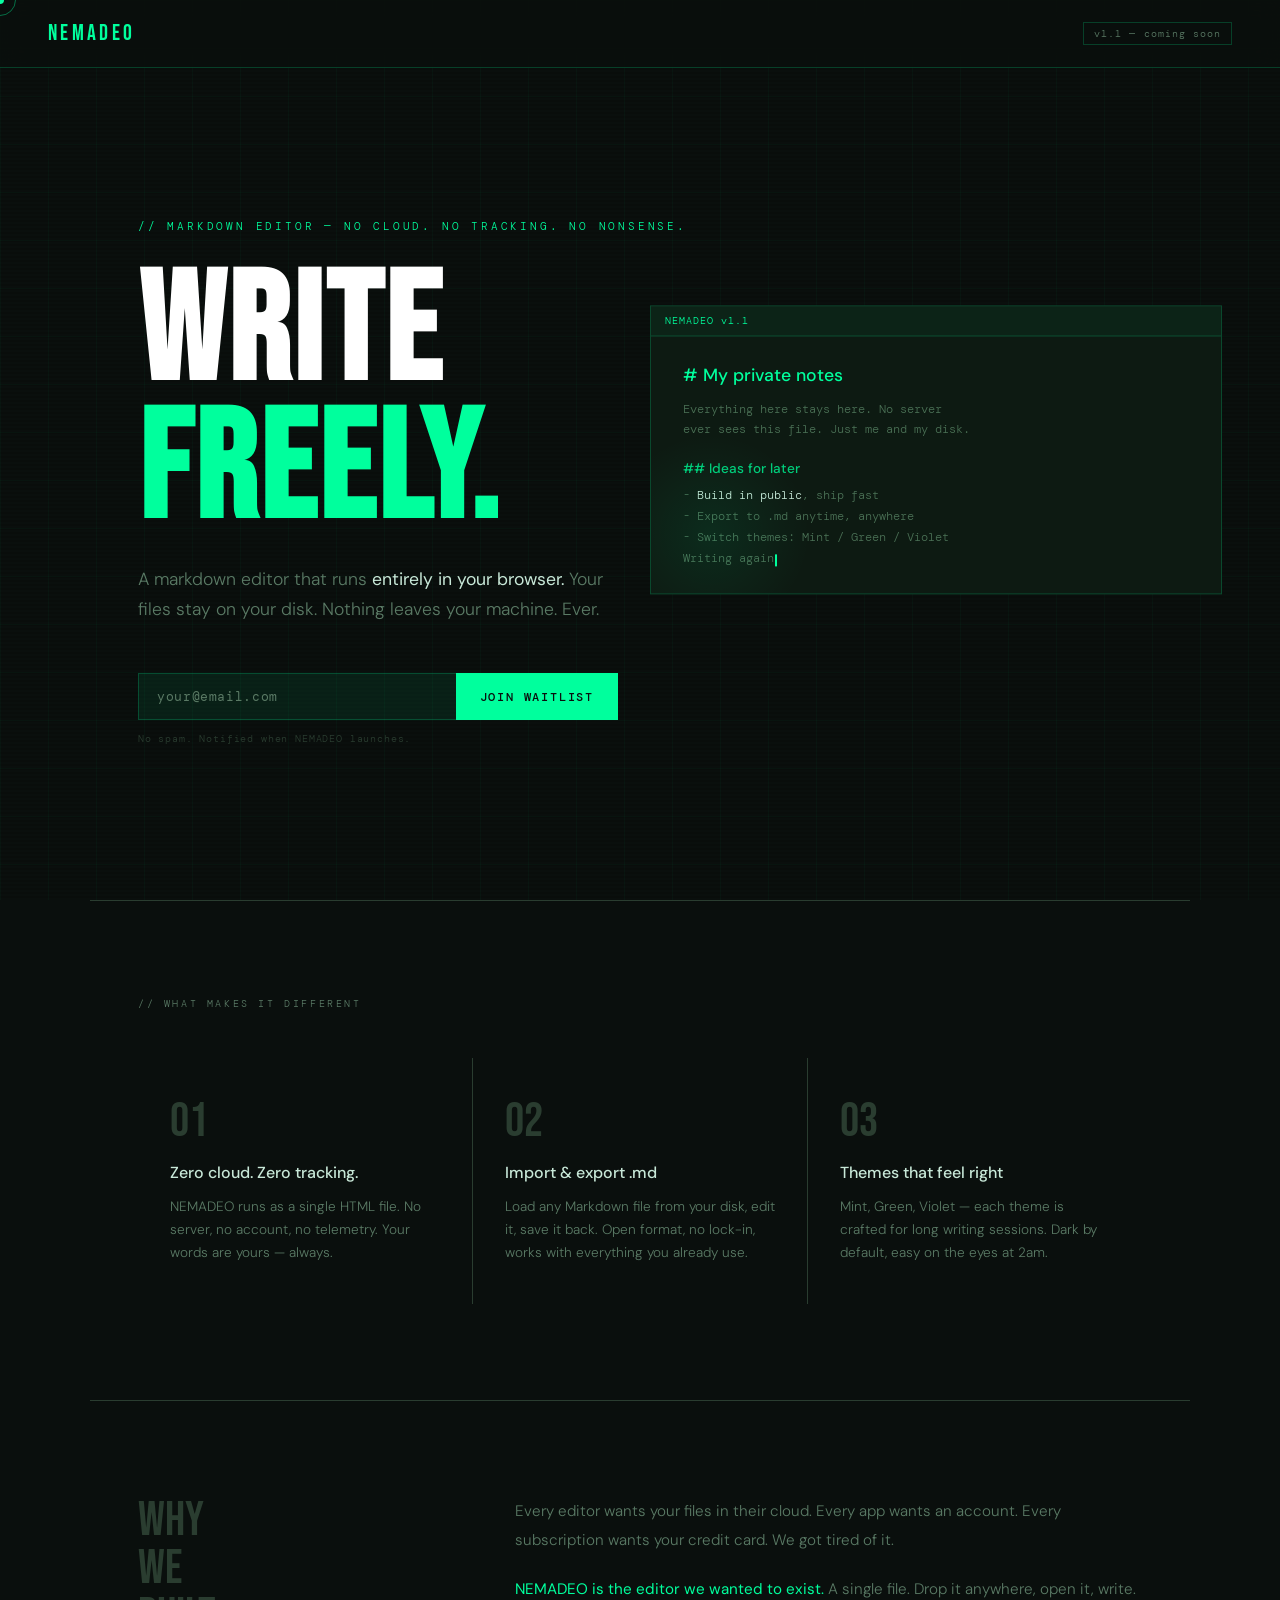
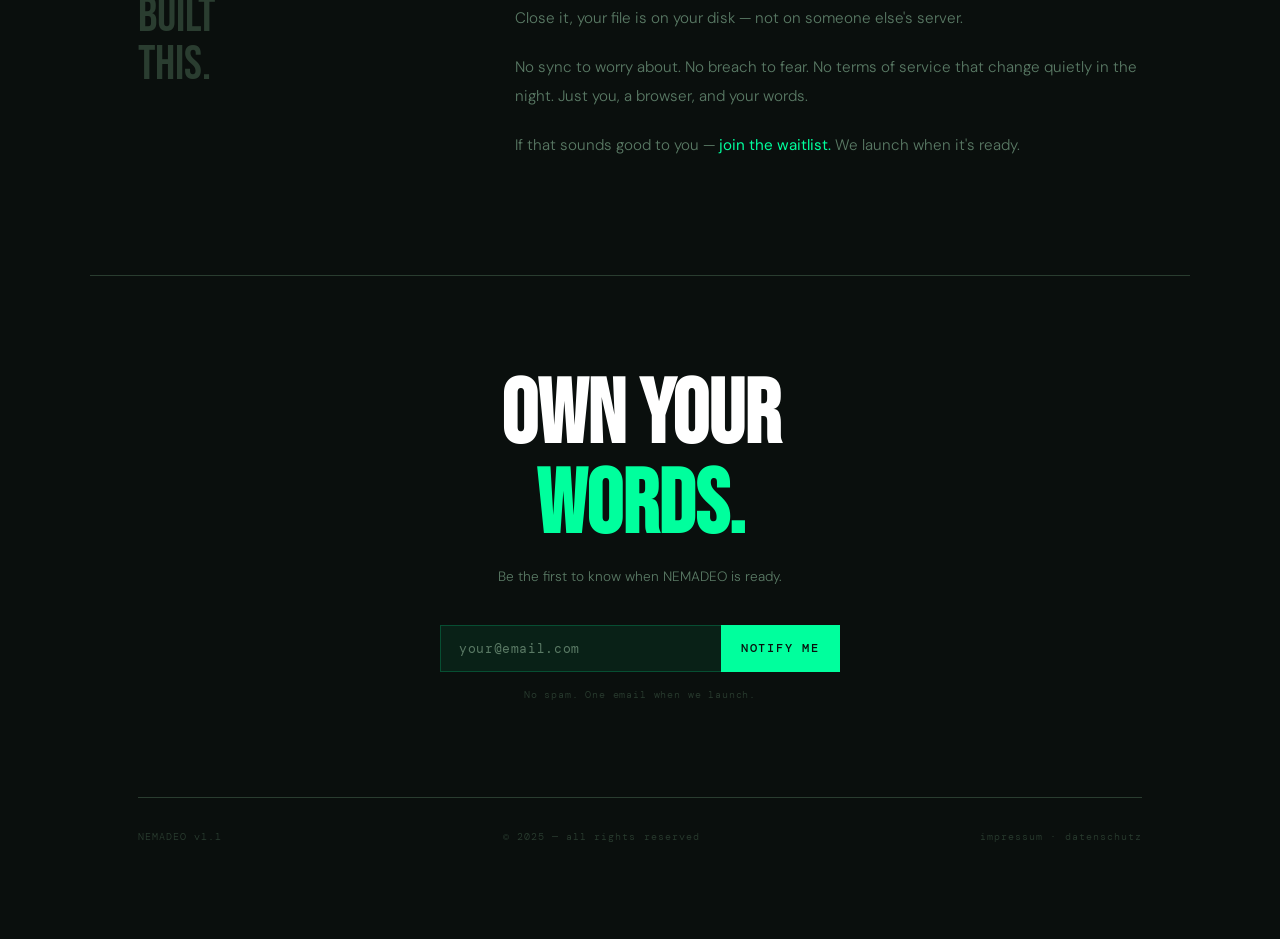
<file: weblaunch/nemadeo-landing.html>
<!DOCTYPE html>
<html lang="en">
<head>
<meta charset="UTF-8">
<meta name="viewport" content="width=device-width, initial-scale=1.0">
<title>NEMADEO — Write freely. Own everything.</title>
<link rel="preconnect" href="https://fonts.googleapis.com">
<link href="https://fonts.googleapis.com/css2?family=DM+Mono:ital,wght@0,300;0,400;0,500;1,300&family=Bebas+Neue&family=DM+Sans:wght@300;400;500&display=swap" rel="stylesheet">
<style>
  *, *::before, *::after { box-sizing: border-box; margin: 0; padding: 0; }

  :root {
    --bg: #0a0f0d;
    --bg2: #0f1510;
    --green: #00ff9d;
    --green-dim: #00cc7a;
    --green-muted: rgba(0,255,157,0.08);
    --green-border: rgba(0,255,157,0.2);
    --text: #c8e8d8;
    --text-dim: #5a7a65;
    --text-muted: #2a3d30;
  }

  html { scroll-behavior: smooth; }

  body {
    background: var(--bg);
    color: var(--text);
    font-family: 'DM Sans', sans-serif;
    font-weight: 300;
    min-height: 100vh;
    overflow-x: hidden;
    cursor: none;
  }

  /* Custom cursor */
  .cursor {
    position: fixed;
    width: 8px; height: 8px;
    background: var(--green);
    border-radius: 50%;
    pointer-events: none;
    z-index: 9999;
    transform: translate(-50%, -50%);
    transition: transform 0.1s;
    mix-blend-mode: screen;
  }
  .cursor-ring {
    position: fixed;
    width: 32px; height: 32px;
    border: 1px solid rgba(0,255,157,0.4);
    border-radius: 50%;
    pointer-events: none;
    z-index: 9998;
    transform: translate(-50%, -50%);
    transition: all 0.15s ease;
  }

  /* Grid background */
  body::before {
    content: '';
    position: fixed;
    inset: 0;
    background-image:
      linear-gradient(rgba(0,255,157,0.03) 1px, transparent 1px),
      linear-gradient(90deg, rgba(0,255,157,0.03) 1px, transparent 1px);
    background-size: 48px 48px;
    pointer-events: none;
    z-index: 0;
  }

  /* Scanline effect */
  body::after {
    content: '';
    position: fixed;
    inset: 0;
    background: repeating-linear-gradient(
      0deg,
      transparent,
      transparent 2px,
      rgba(0,0,0,0.08) 2px,
      rgba(0,0,0,0.08) 4px
    );
    pointer-events: none;
    z-index: 1;
  }

  /* NAV */
  nav {
    position: fixed;
    top: 0; left: 0; right: 0;
    z-index: 100;
    display: flex;
    justify-content: space-between;
    align-items: center;
    padding: 1.25rem 3rem;
    border-bottom: 1px solid var(--green-border);
    background: rgba(10,15,13,0.8);
    backdrop-filter: blur(12px);
  }

  .nav-logo {
    font-family: 'Bebas Neue', sans-serif;
    font-size: 1.4rem;
    letter-spacing: 0.15em;
    color: var(--green);
  }

  .nav-badge {
    font-family: 'DM Mono', monospace;
    font-size: 0.65rem;
    color: var(--text-dim);
    border: 1px solid var(--green-border);
    padding: 4px 10px;
    letter-spacing: 0.1em;
  }

  /* HERO */
  .hero {
    position: relative;
    z-index: 2;
    min-height: 100vh;
    display: flex;
    flex-direction: column;
    justify-content: center;
    padding: 8rem 3rem 4rem;
    max-width: 1100px;
    margin: 0 auto;
  }

  .hero-eyebrow {
    font-family: 'DM Mono', monospace;
    font-size: 0.7rem;
    color: var(--green);
    letter-spacing: 0.25em;
    text-transform: uppercase;
    margin-bottom: 2rem;
    opacity: 0;
    animation: fadeUp 0.6s 0.2s forwards;
  }

  .hero-title {
    font-family: 'Bebas Neue', sans-serif;
    font-size: clamp(5rem, 12vw, 11rem);
    line-height: 0.9;
    letter-spacing: 0.02em;
    color: #fff;
    margin-bottom: 1.5rem;
    opacity: 0;
    animation: fadeUp 0.7s 0.35s forwards;
  }

  .hero-title span {
    color: var(--green);
    display: block;
  }

  .hero-sub {
    font-size: 1.1rem;
    color: var(--text-dim);
    font-weight: 300;
    max-width: 480px;
    line-height: 1.7;
    margin-bottom: 3rem;
    opacity: 0;
    animation: fadeUp 0.7s 0.5s forwards;
  }

  .hero-sub strong {
    color: var(--text);
    font-weight: 400;
  }

  /* WAITLIST FORM */
  .waitlist {
    display: flex;
    gap: 0;
    max-width: 480px;
    opacity: 0;
    animation: fadeUp 0.7s 0.65s forwards;
  }

  .waitlist input {
    flex: 1;
    background: var(--green-muted);
    border: 1px solid var(--green-border);
    border-right: none;
    color: var(--text);
    font-family: 'DM Mono', monospace;
    font-size: 0.8rem;
    padding: 14px 18px;
    outline: none;
    transition: border-color 0.2s, background 0.2s;
    letter-spacing: 0.05em;
  }

  .waitlist input::placeholder { color: var(--text-dim); }
  .waitlist input:focus {
    border-color: var(--green);
    background: rgba(0,255,157,0.12);
  }

  .waitlist button {
    background: var(--green);
    color: #0a0f0d;
    border: none;
    font-family: 'DM Mono', monospace;
    font-size: 0.75rem;
    font-weight: 500;
    letter-spacing: 0.15em;
    text-transform: uppercase;
    padding: 14px 24px;
    cursor: none;
    transition: background 0.2s, transform 0.1s;
    white-space: nowrap;
  }

  .waitlist button:hover { background: #00ffb3; }
  .waitlist button:active { transform: scale(0.98); }

  .waitlist-note {
    font-family: 'DM Mono', monospace;
    font-size: 0.65rem;
    color: var(--text-muted);
    margin-top: 12px;
    letter-spacing: 0.08em;
    opacity: 0;
    animation: fadeUp 0.7s 0.8s forwards;
  }

  .success-msg {
    display: none;
    font-family: 'DM Mono', monospace;
    font-size: 0.8rem;
    color: var(--green);
    padding: 14px 0;
    letter-spacing: 0.05em;
  }

  /* EDITOR PREVIEW */
  .preview-wrapper {
    position: absolute;
    right: -2rem;
    top: 50%;
    transform: translateY(-50%);
    width: 52%;
    opacity: 0;
    animation: fadeLeft 0.9s 0.7s forwards;
  }

  @media (max-width: 900px) {
    .preview-wrapper { display: none; }
    .hero { max-width: 600px; }
  }

  .preview-frame {
    border: 1px solid var(--green-border);
    background: #0d1a12;
    position: relative;
    overflow: hidden;
  }

  .preview-frame::before {
    content: 'NEMADEO v1.1';
    display: block;
    font-family: 'DM Mono', monospace;
    font-size: 0.65rem;
    color: var(--green);
    padding: 8px 14px;
    border-bottom: 1px solid var(--green-border);
    letter-spacing: 0.1em;
    background: rgba(0,255,157,0.04);
  }

  .preview-content {
    padding: 1.5rem 2rem;
    font-family: 'DM Mono', monospace;
    font-size: 0.72rem;
    line-height: 1.8;
    color: var(--text-dim);
  }

  .preview-content .md-h1 { color: var(--green); font-size: 1.1rem; font-family: 'DM Sans', sans-serif; font-weight: 500; display: block; margin-bottom: 0.5rem; }
  .preview-content .md-h2 { color: var(--green-dim); font-size: 0.85rem; font-family: 'DM Sans', sans-serif; font-weight: 500; display: block; margin: 1rem 0 0.3rem; }
  .preview-content .md-text { color: #4a7055; display: block; }
  .preview-content .md-cursor { display: inline-block; width: 2px; height: 1em; background: var(--green); animation: blink 1s step-end infinite; vertical-align: text-bottom; margin-left: 1px; }
  .preview-content .md-highlight { color: var(--text); }

  .preview-glow {
    position: absolute;
    bottom: -40px; left: -40px;
    width: 200px; height: 200px;
    background: radial-gradient(circle, rgba(0,255,157,0.08) 0%, transparent 70%);
    pointer-events: none;
  }

  /* FEATURES */
  .features {
    position: relative;
    z-index: 2;
    max-width: 1100px;
    margin: 0 auto;
    padding: 6rem 3rem;
    border-top: 1px solid var(--text-muted);
  }

  .section-label {
    font-family: 'DM Mono', monospace;
    font-size: 0.65rem;
    color: var(--text-dim);
    letter-spacing: 0.25em;
    text-transform: uppercase;
    margin-bottom: 3rem;
  }

  .features-grid {
    display: grid;
    grid-template-columns: repeat(3, 1fr);
    gap: 1px;
    background: var(--text-muted);
  }

  @media (max-width: 700px) {
    .features-grid { grid-template-columns: 1fr; }
  }

  .feature {
    background: var(--bg);
    padding: 2.5rem 2rem;
    transition: background 0.2s;
  }
  .feature:hover { background: var(--green-muted); }

  .feature-num {
    font-family: 'Bebas Neue', sans-serif;
    font-size: 3rem;
    color: var(--text-muted);
    line-height: 1;
    margin-bottom: 1rem;
  }

  .feature-title {
    font-size: 1rem;
    font-weight: 500;
    color: var(--text);
    margin-bottom: 0.75rem;
  }

  .feature-desc {
    font-size: 0.85rem;
    color: var(--text-dim);
    line-height: 1.7;
  }

  /* MANIFESTO */
  .manifesto {
    position: relative;
    z-index: 2;
    max-width: 1100px;
    margin: 0 auto;
    padding: 6rem 3rem;
    border-top: 1px solid var(--text-muted);
    display: grid;
    grid-template-columns: 1fr 2fr;
    gap: 4rem;
    align-items: start;
  }

  @media (max-width: 700px) {
    .manifesto { grid-template-columns: 1fr; gap: 2rem; }
    nav { padding: 1rem 1.5rem; }
    .hero { padding: 7rem 1.5rem 3rem; }
    .features, .manifesto, .footer-section { padding-left: 1.5rem; padding-right: 1.5rem; }
  }

  .manifesto-label {
    font-family: 'Bebas Neue', sans-serif;
    font-size: 3rem;
    color: var(--text-muted);
    line-height: 1;
  }

  .manifesto-text p {
    font-size: 0.95rem;
    color: var(--text-dim);
    line-height: 1.9;
    margin-bottom: 1.25rem;
  }

  .manifesto-text p strong {
    color: var(--green);
    font-weight: 400;
  }

  /* FOOTER CTA */
  .footer-section {
    position: relative;
    z-index: 2;
    max-width: 1100px;
    margin: 0 auto;
    padding: 6rem 3rem;
    border-top: 1px solid var(--text-muted);
    text-align: center;
  }

  .footer-title {
    font-family: 'Bebas Neue', sans-serif;
    font-size: clamp(3rem, 7vw, 6rem);
    color: #fff;
    line-height: 1;
    margin-bottom: 1rem;
  }

  .footer-title span { color: var(--green); }

  .footer-sub {
    font-size: 0.85rem;
    color: var(--text-dim);
    margin-bottom: 2.5rem;
  }

  .footer-waitlist {
    display: flex;
    gap: 0;
    max-width: 400px;
    margin: 0 auto 1rem;
  }

  .footer-waitlist input {
    flex: 1;
    background: var(--green-muted);
    border: 1px solid var(--green-border);
    border-right: none;
    color: var(--text);
    font-family: 'DM Mono', monospace;
    font-size: 0.8rem;
    padding: 14px 18px;
    outline: none;
    transition: border-color 0.2s;
    letter-spacing: 0.05em;
  }
  .footer-waitlist input::placeholder { color: var(--text-dim); }
  .footer-waitlist input:focus { border-color: var(--green); }

  .footer-waitlist button {
    background: var(--green);
    color: #0a0f0d;
    border: none;
    font-family: 'DM Mono', monospace;
    font-size: 0.75rem;
    font-weight: 500;
    letter-spacing: 0.15em;
    text-transform: uppercase;
    padding: 14px 20px;
    cursor: none;
    transition: background 0.2s;
  }
  .footer-waitlist button:hover { background: #00ffb3; }

  .footer-note {
    font-family: 'DM Mono', monospace;
    font-size: 0.65rem;
    color: var(--text-muted);
    letter-spacing: 0.08em;
  }

  .footer-bottom {
    margin-top: 6rem;
    padding-top: 2rem;
    border-top: 1px solid var(--text-muted);
    display: flex;
    justify-content: space-between;
    align-items: center;
    font-family: 'DM Mono', monospace;
    font-size: 0.65rem;
    color: var(--text-muted);
    letter-spacing: 0.1em;
  }

  /* ANIMATIONS */
  @keyframes fadeUp {
    from { opacity: 0; transform: translateY(20px); }
    to { opacity: 1; transform: translateY(0); }
  }
  @keyframes fadeLeft {
    from { opacity: 0; transform: translate(30px, -50%); }
    to { opacity: 1; transform: translate(0, -50%); }
  }
  @keyframes blink {
    0%, 100% { opacity: 1; } 50% { opacity: 0; }
  }

  /* Counter */
  .counter {
    font-family: 'DM Mono', monospace;
    font-size: 0.7rem;
    color: var(--text-dim);
    margin-top: 1rem;
    opacity: 0;
    animation: fadeUp 0.7s 0.9s forwards;
  }
  .counter span { color: var(--green); }
</style>
</head>
<body>

<div class="cursor" id="cursor"></div>
<div class="cursor-ring" id="cursor-ring"></div>

<nav>
  <div class="nav-logo">NEMADEO</div>
  <div class="nav-badge">v1.1 — coming soon</div>
</nav>

<section class="hero">
  <div style="position:relative; z-index:2;">
    <p class="hero-eyebrow">// markdown editor — no cloud. no tracking. no nonsense.</p>
    <h1 class="hero-title">
      Write<br>
      <span>freely.</span>
    </h1>
    <p class="hero-sub">
      A markdown editor that runs <strong>entirely in your browser.</strong>
      Your files stay on your disk. Nothing leaves your machine. Ever.
    </p>

    <div class="waitlist">
      <input type="email" id="hero-email" placeholder="your@email.com" />
      <button onclick="signup('hero-email', 'hero-success', 'hero-note')">Join waitlist</button>
    </div>
    <p class="waitlist-note" id="hero-note">No spam. Notified when NEMADEO launches.</p>
    <p class="success-msg" id="hero-success">// you're on the list. we'll be in touch.</p>
    <p class="counter" id="counterText" style="display:none">Already <span id="count">—</span> people waiting.</p>
  </div>

  <div class="preview-wrapper">
    <div class="preview-frame">
      <div class="preview-content">
        <span class="md-h1"># My private notes</span>
        <span class="md-text">Everything here stays here. No server</span>
        <span class="md-text">ever sees this file. Just me and my disk.</span>
        <span class="md-h2">## Ideas for later</span>
        <span class="md-text">- <span class="md-highlight">Build in public</span>, ship fast</span>
        <span class="md-text">- Export to .md anytime, anywhere</span>
        <span class="md-text">- Switch themes: Mint / Green / Violet</span>
        <span class="md-text"> </span>
        <span class="md-text">Writing again<span class="md-cursor"></span></span>
      </div>
      <div class="preview-glow"></div>
    </div>
  </div>
</section>

<section class="features">
  <p class="section-label">// what makes it different</p>
  <div class="features-grid">
    <div class="feature">
      <div class="feature-num">01</div>
      <div class="feature-title">Zero cloud. Zero tracking.</div>
      <div class="feature-desc">NEMADEO runs as a single HTML file. No server, no account, no telemetry. Your words are yours — always.</div>
    </div>
    <div class="feature">
      <div class="feature-num">02</div>
      <div class="feature-title">Import & export .md</div>
      <div class="feature-desc">Load any Markdown file from your disk, edit it, save it back. Open format, no lock-in, works with everything you already use.</div>
    </div>
    <div class="feature">
      <div class="feature-num">03</div>
      <div class="feature-title">Themes that feel right</div>
      <div class="feature-desc">Mint, Green, Violet — each theme is crafted for long writing sessions. Dark by default, easy on the eyes at 2am.</div>
    </div>
  </div>
</section>

<section class="manifesto">
  <div class="manifesto-label">Why<br>we<br>built<br>this.</div>
  <div class="manifesto-text">
    <p>Every editor wants your files in their cloud. Every app wants an account. Every subscription wants your credit card. We got tired of it.</p>
    <p><strong>NEMADEO is the editor we wanted to exist.</strong> A single file. Drop it anywhere, open it, write. Close it, your file is on your disk — not on someone else's server.</p>
    <p>No sync to worry about. No breach to fear. No terms of service that change quietly in the night. Just you, a browser, and your words.</p>
    <p>If that sounds good to you — <strong>join the waitlist.</strong> We launch when it's ready.</p>
  </div>
</section>

<section class="footer-section">
  <h2 class="footer-title">Own your<br><span>words.</span></h2>
  <p class="footer-sub">Be the first to know when NEMADEO is ready.</p>
  <div class="footer-waitlist">
    <input type="email" id="footer-email" placeholder="your@email.com" />
    <button onclick="signup('footer-email', 'footer-success', 'footer-note')">Notify me</button>
  </div>
  <p class="footer-note" id="footer-note">No spam. One email when we launch.</p>
  <p class="success-msg" id="footer-success">// you're on the list. we'll be in touch.</p>

  <div class="footer-bottom">
    <span>NEMADEO v1.1</span>
    <span>© 2025 — all rights reserved</span>
    <span>impressum · datenschutz</span>
  </div>
</section>

<script>
  // Cursor
  const cursor = document.getElementById('cursor');
  const ring = document.getElementById('cursor-ring');
  let mx = 0, my = 0, rx = 0, ry = 0;
  document.addEventListener('mousemove', e => { mx = e.clientX; my = e.clientY; cursor.style.left = mx + 'px'; cursor.style.top = my + 'px'; });
  function animRing() { rx += (mx - rx) * 0.12; ry += (my - ry) * 0.12; ring.style.left = rx + 'px'; ring.style.top = ry + 'px'; requestAnimationFrame(animRing); }
  animRing();
  document.querySelectorAll('button, a, input').forEach(el => {
    el.addEventListener('mouseenter', () => ring.style.transform = 'translate(-50%,-50%) scale(1.6)');
    el.addEventListener('mouseleave', () => ring.style.transform = 'translate(-50%,-50%) scale(1)');
  });

  // Display actual saved registrations; never invent a number.
  const waitlistBaseUrl = 'https://nemadeo.online';
  function setWaitlistCount(value) {
    if (!Number.isSafeInteger(value) || value < 0) return;
    document.getElementById('count').textContent = String(value);
    document.getElementById('counterText').style.display = '';
  }
  async function refreshWaitlistCount() {
    try {
      const response = await fetch(waitlistBaseUrl + '/waitlist/count', { cache: 'no-store' });
      if (!response.ok) return;
      const data = await response.json();
      setWaitlistCount(data.count);
    } catch (_err) {
      // Keep the counter hidden when real data is unavailable.
    }
  }
  refreshWaitlistCount();

  async function signup(inputId, successId, noteId) {
    const input = document.getElementById(inputId);
    const email = input.value.trim();

    if (!/^[^\s@]+@[^\s@]+\.[^\s@]+$/.test(email) || email.length > 254) {
      input.style.borderColor = 'rgba(255,80,80,0.6)';
      setTimeout(() => input.style.borderColor = '', 1500);
      return;
    }

    const btn = input.nextElementSibling;
    btn.textContent = '...';
    btn.disabled = true;

    try {
      const res = await fetch(waitlistBaseUrl + '/waitlist', {
        method: 'POST',
        headers: { 'Content-Type': 'application/json' },
        body: JSON.stringify({ email })
      });

      if (!res.ok) throw new Error('API error ' + res.status);
      const data = await res.json();

      // Success
      document.getElementById(noteId).style.display = 'none';
      document.getElementById(successId).style.display = 'block';
      input.parentElement.style.display = 'none';
      setWaitlistCount(data.count);

    } catch (err) {
      btn.textContent = 'Join waitlist';
      btn.disabled = false;
      input.style.borderColor = 'rgba(255,80,80,0.6)';
      document.getElementById(noteId).textContent = err.message.includes('429') ? '// too many requests — try again later' : '// something went wrong — try again';
      setTimeout(() => input.style.borderColor = '', 2000);
    }
  }
</script>
</body>
</html>
</file>
<file: src/appearance.css>
:root {
            --ink-base: var(--raw-ink);
            --bg-base: #050608;
            --borderW: 56px;
            --radius: 18px;
            --font: system-ui, -apple-system, Segoe UI, Roboto, sans-serif;
            --mono: ui-monospace, Consolas, monospace;
            --neon-a: #00ffff;
            --neon-b: #7cff00;
            --neon-c: #ff4dff;
            --rail-bg: #000000;
            --topbar-bg: #06080a;
            --paper-bg: #080f12;
            --editor-ink: #ffffff;
            --brand-ink: #d6e2e8;
            --chrome-ink: #c9d6dd;
            --ui-border: #58646b;
            --ui-accent: #78ffff;
            --hint-ink: #9adfff;
            --raw-ink: #b7f7ff;
        }

        html, body {
            margin: 0;
            height: 100%;
            font-family: var(--font);
            background: var(--bg-base);
            overflow: hidden;
        }

        .frame {
            height: 100%;
            display: grid;
            grid-template-columns: var(--borderW) 1fr var(--borderW);
        }

        .rail {
            background: var(--rail-bg);
        }

        /* Theme colors fade independently of the canvas palette. */
        html, body, .rail, .topbar, .paper, .btn, .brand, .hint,
        .editor, .editor-raw, .status {
            transition: background-color 1800ms ease, color 1800ms ease,
                        border-color 1800ms ease, box-shadow 1800ms ease;
        }

        .center {
            height: 100%;
            display: flex;
            flex-direction: column;
            min-height: 0;
        }

        .topbar {
            display: flex;
            gap: 10px;
            align-items: center;
            padding: 14px 18px;
            background: var(--topbar-bg);
            color: var(--chrome-ink);
            box-shadow: inset 0 -1px 0 color-mix(in srgb, var(--ui-accent) 25%, transparent), 0 8px 24px rgba(0,0,0,.6);
            flex-wrap: wrap;
            min-width: 0;
        }

        .topbar > * { flex-shrink: 0; }

        .brand {
            font-weight: 700;
            font-size: 16px;
            letter-spacing: .6px;
            color: var(--brand-ink);
        }

        .btn {
            background: transparent;
            border: 1px solid var(--ui-border);
            border-radius: 10px;
            padding: 8px 16px;
            cursor: pointer;
            color: var(--chrome-ink);
            font-size: 14px;
            text-shadow: none;
        }

            .btn:hover {
                border-color: var(--ui-accent);
                color: var(--ui-accent);
            }

        select.btn option {
            background: var(--topbar-bg);
            color: var(--chrome-ink);
        }

        .separator {
            border-left: 1px solid var(--ui-border);
            height: 20px;
            margin: 0 4px;
        }

        .wrap {
            flex: 1;
            overflow: auto;
            padding: 18px;
        }

        .paper {
            border-radius: var(--radius);
            background: var(--paper-bg);
            box-shadow: 0 0 34px color-mix(in srgb, var(--ui-accent) 12%, transparent), inset 0 0 26px rgba(0,0,0,.55);
            position: relative;
        }

        .hint {
            padding: 10px 14px;
            font-size: 12px;
            opacity: .75;
            color: var(--hint-ink);
        }

        /* The original 0% -> 300% loop snapped back on repeat.
           This definition is currently unused, but now closes seamlessly. */
        @keyframes neonFlow {
            0%, 100% { background-position: 0% 50%; }
            50% { background-position: 100% 50%; }
        }

        .editor {
            padding: 20px 22px 40px;
            outline: none;
            line-height: 1.75;
            font-size: 22px;
            color: var(--editor-ink);
            caret-color: var(--raw-ink);
        }

            .editor h1, .editor h2, .editor h3,
            .editor h4, .editor h5, .editor h6 {
                line-height: 1.25;
                margin: .6em 0 .4em;
            }

            .editor h1 {
                font-size: 2em;
            }

            .editor h2 {
                font-size: 1.5em;
            }

            .editor h3 {
                font-size: 1.17em;
            }

            .editor h4 {
                font-size: 1em;
            }

            .editor h5 {
                font-size: 0.83em;
            }

            .editor h6 {
                font-size: 0.67em;
            }

            .editor pre {
                background: rgba(0,0,0,.4);
                padding: 12px;
                border-radius: 10px;
                color: var(--ink-base);
            }

            .editor code {
                font-family: var(--mono);
            }

        .status {
            padding: 12px 16px;
            font-size: 11px;
            letter-spacing: .3px;
            color: var(--chrome-ink);
            border-top: 1px solid color-mix(in srgb, var(--ui-accent) 18%, transparent);
        }

        .filename-input {
            width: 130px;
            padding: 6px 10px;
            font-size: 13px;
            font-family: var(--mono);
        }

            .filename-input::placeholder {
                color: var(--chrome-ink);
            opacity: .55;
            }

        .editor-raw {
            padding: 20px 22px 40px;
            outline: none;
            line-height: 1.6;
            font-size: 15px;
            font-family: var(--mono);
            background: transparent;
            color: var(--raw-ink);
            caret-color: var(--raw-ink);
            white-space: pre-wrap;
            word-break: break-word;
            width: 100%;
            box-sizing: border-box;
            border: none;
            resize: none;
            min-height: 300px;
        }

        ::selection {
            background: color-mix(in srgb, var(--ui-accent) 35%, transparent);
        }

        .storage-warning { color: #ff9b9b; }
        .storage-ok { color: var(--chrome-ink); }

        @media (max-width: 700px) {
            :root { --borderW: 8px; }
            .topbar { gap: 5px; padding: 8px; }
            .topbar .btn { padding: 6px 8px; font-size: 12px; }
            .topbar .brand { width: 100%; }
            .topbar .separator { display: none; }
            .wrap { padding: 8px; }
            .editor, .editor-raw { padding: 14px; }
            .filename-input { width: 100px; }
        }

        /* Plasma canvas overlay - fixed fullscreen */
        #plasma-cv {
            position: fixed;
            top: 0;
            left: 0;
            width: 100vw;
            height: 100vh;
            pointer-events: none;
            z-index: 100;
            mix-blend-mode: multiply;
            filter: blur(28px) saturate(1.8);
            will-change: transform;
        }
    
/* NEMADEO 2 editor layer; plasma and original text styling are unchanged. */
[hidden] { display: none !important; }
#editor { min-height: 45vh; white-space: pre-wrap; overflow-wrap: anywhere; }
#editor:focus { outline:none; }
.md-leaf { white-space:pre-wrap; }
.nem-blank { min-height:1.75em; }
.nem-line { min-height:1.75em; }
.nem-list-line {position:relative;min-height:1.75em;}
.nem-list-marker {position:absolute;left:0;color:var(--ui-accent);opacity:.8;user-select:none;}
.nem-quote-line {border-left:3px solid var(--ui-accent);margin:0;padding-left:12px;opacity:.9;}
.nem-code {white-space:pre-wrap;tab-size:4;overflow-x:auto;font-size:.72em;line-height:1.55;}
.nem-math {color:var(--editor-ink);cursor:pointer;border-radius:7px;transition:box-shadow .18s ease,color .18s ease;}
.nem-math:hover,.nem-math:focus {outline:none;box-shadow:0 0 0 1px var(--ui-accent);}
.nem-math-inline {display:inline-block;vertical-align:middle;max-width:100%;}
.nem-math-block {display:block;text-align:center;max-width:100%;padding:10px 8px;margin:7px 0;overflow-x:auto;}
.nem-math mjx-container {margin:0!important;max-width:100%;}
.nem-math svg {max-width:100%;height:auto;vertical-align:middle;}
.nem-math-error {color:#ff8e9d;white-space:pre-wrap;font-family:var(--mono);font-size:.72em;}
#editor a {color:var(--ui-accent);text-decoration:underline;}
#editor code:not(.nem-code code) {color:var(--raw-ink);background:rgba(120,120,120,.12);border-radius:4px;padding:0 3px;}
#editor hr {border:0;border-top:1px solid var(--ui-border);}
.editor-raw {display:block;min-height:45vh;height:calc(100vh - 230px);}
.math-panel {position:fixed;z-index:105;inset:auto 26px 28px auto;width:min(620px,calc(100vw - 52px));padding:16px;background:var(--paper-bg);border:1px solid var(--ui-accent);border-radius:14px;color:var(--editor-ink);box-shadow:0 12px 48px rgba(0,0,0,.85);}
.math-panel textarea {width:100%;box-sizing:border-box;background:var(--topbar-bg);color:var(--raw-ink);font:15px/1.5 var(--mono);border:1px solid var(--ui-border);border-radius:6px;min-height:65px;padding:9px;resize:vertical;}
.math-preview {padding:14px;min-height:44px;text-align:center;overflow:auto;font-size:23px;}
.math-bar {display:flex;gap:6px;align-items:center;flex-wrap:wrap;margin-bottom:9px;}
.math-bar .btn {padding:5px 11px;}
#mathError {color:#ffa0aa;font:12px var(--mono);}
.tiny-note {font-size:11px;color:var(--hint-ink);opacity:.9;}
.mode-label {font-size:12px;color:var(--hint-ink);margin-left:8px;}
@media(max-width:700px) {.math-panel{inset:auto 8px 8px 8px;width:auto;padding:10px;}#editor{font-size:19px;}}
/* MathJax accessibility MathML must remain available to assistive technologies,
   but must not appear as a duplicate, visible formula when using SVG output. */
mjx-assistive-mml {position:absolute!important;top:0;left:0;width:1px;height:1px;overflow:hidden;clip:rect(1px,1px,1px,1px);white-space:nowrap;opacity:0;pointer-events:none;}
.nem-table {border-collapse:collapse;max-width:100%;font-size:.76em;line-height:1.4;margin:9px 0;}
.nem-table th,.nem-table td {border:1px solid var(--ui-border);padding:5px 10px;text-align:left;}
.nem-table th {background:color-mix(in srgb,var(--ui-accent) 11%,transparent);}

/* A view-only caret line, not an extra Markdown paragraph. Non-editable math
   at EOF otherwise traps keyboard users without a place to type next. */
.nem-document-tail { min-height:1.75em; cursor:text; }
.nem-empty-leaf { display:inline; white-space:pre; }

/* Empty math is a visible, focusable rendering of unchanged source. */
.nem-math-empty { border: 1px dashed var(--ui-border); background: rgba(120,120,120,.07); }
.nem-math-empty.nem-math-block { min-height: 2.2em; padding: 12px; }
.nem-math-empty.nem-math-inline { padding: 0 7px; }
.nem-math-empty:not(:hover) { opacity: .8; }
.math-bar .btn-danger { border-color: #ed6675; color: #ff9baa; }
.math-bar .btn-danger:hover { background: rgba(255,70,90,.12); }
</file>
